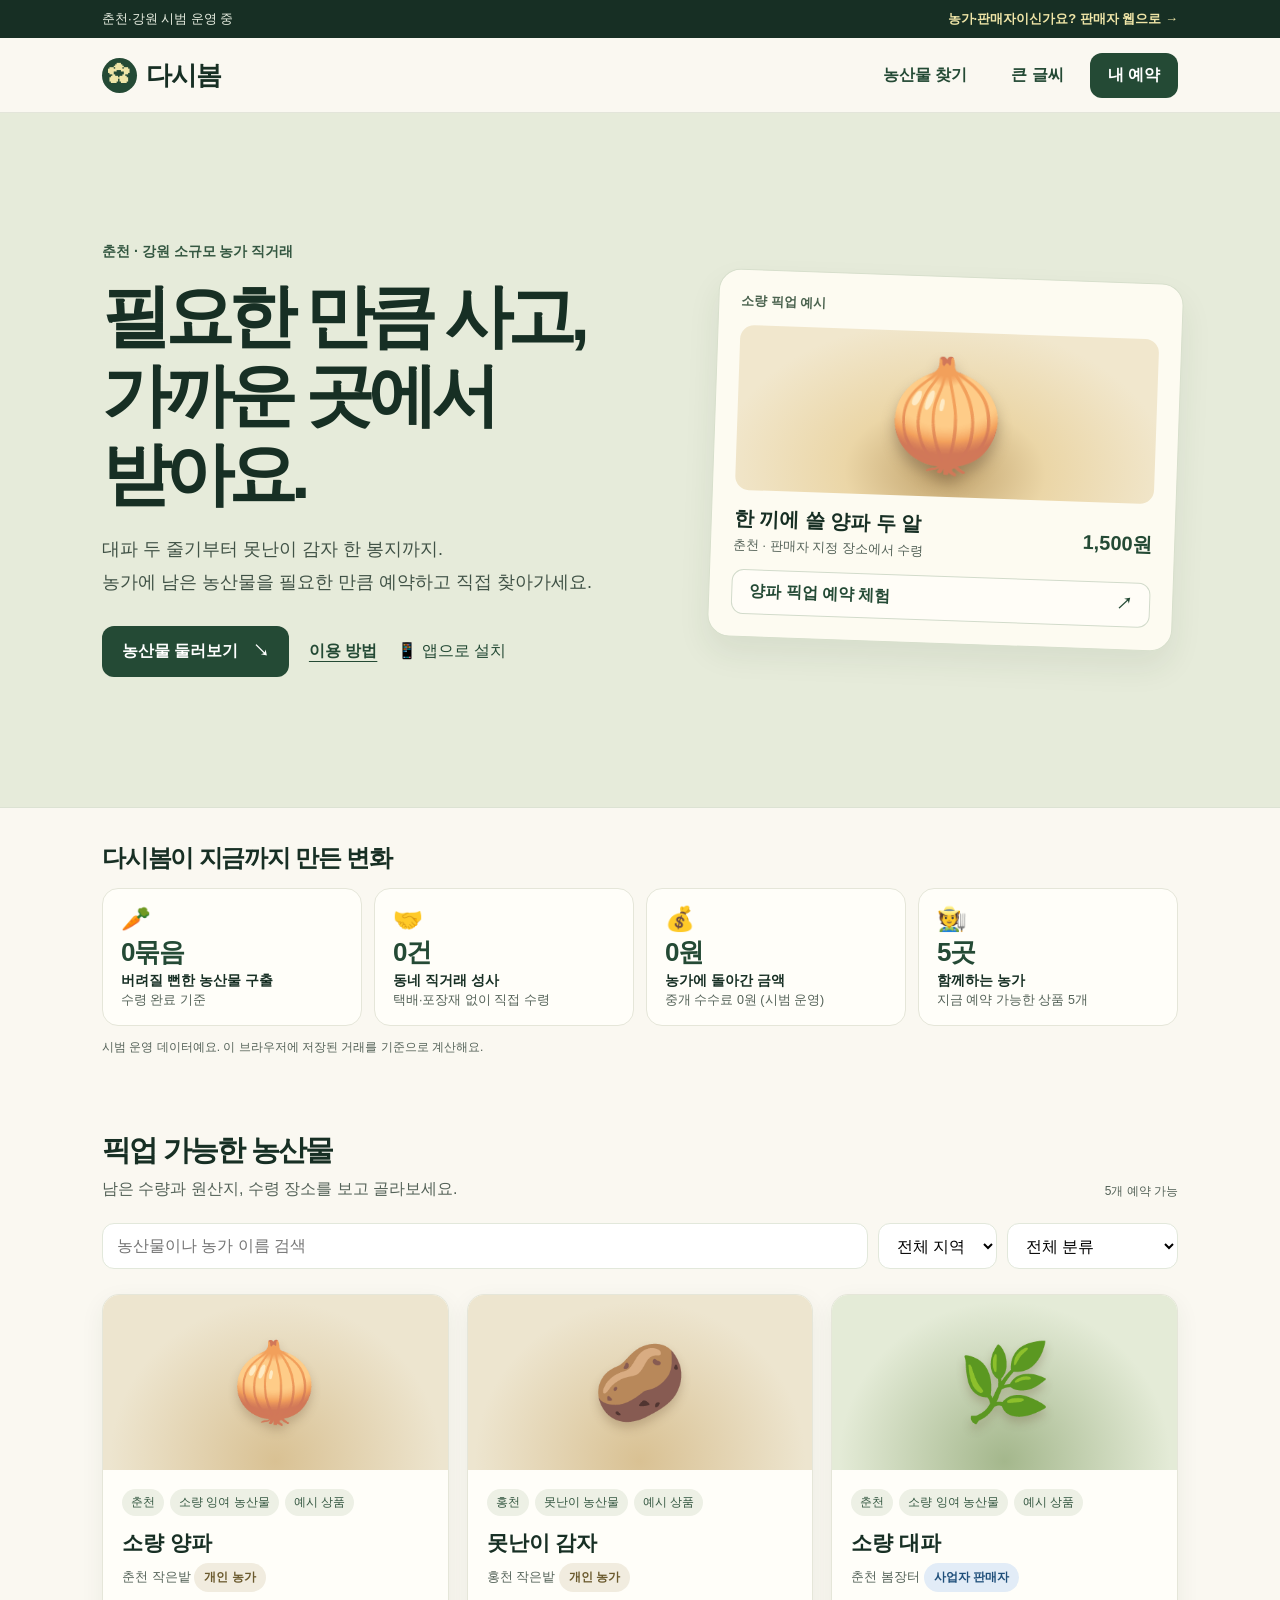
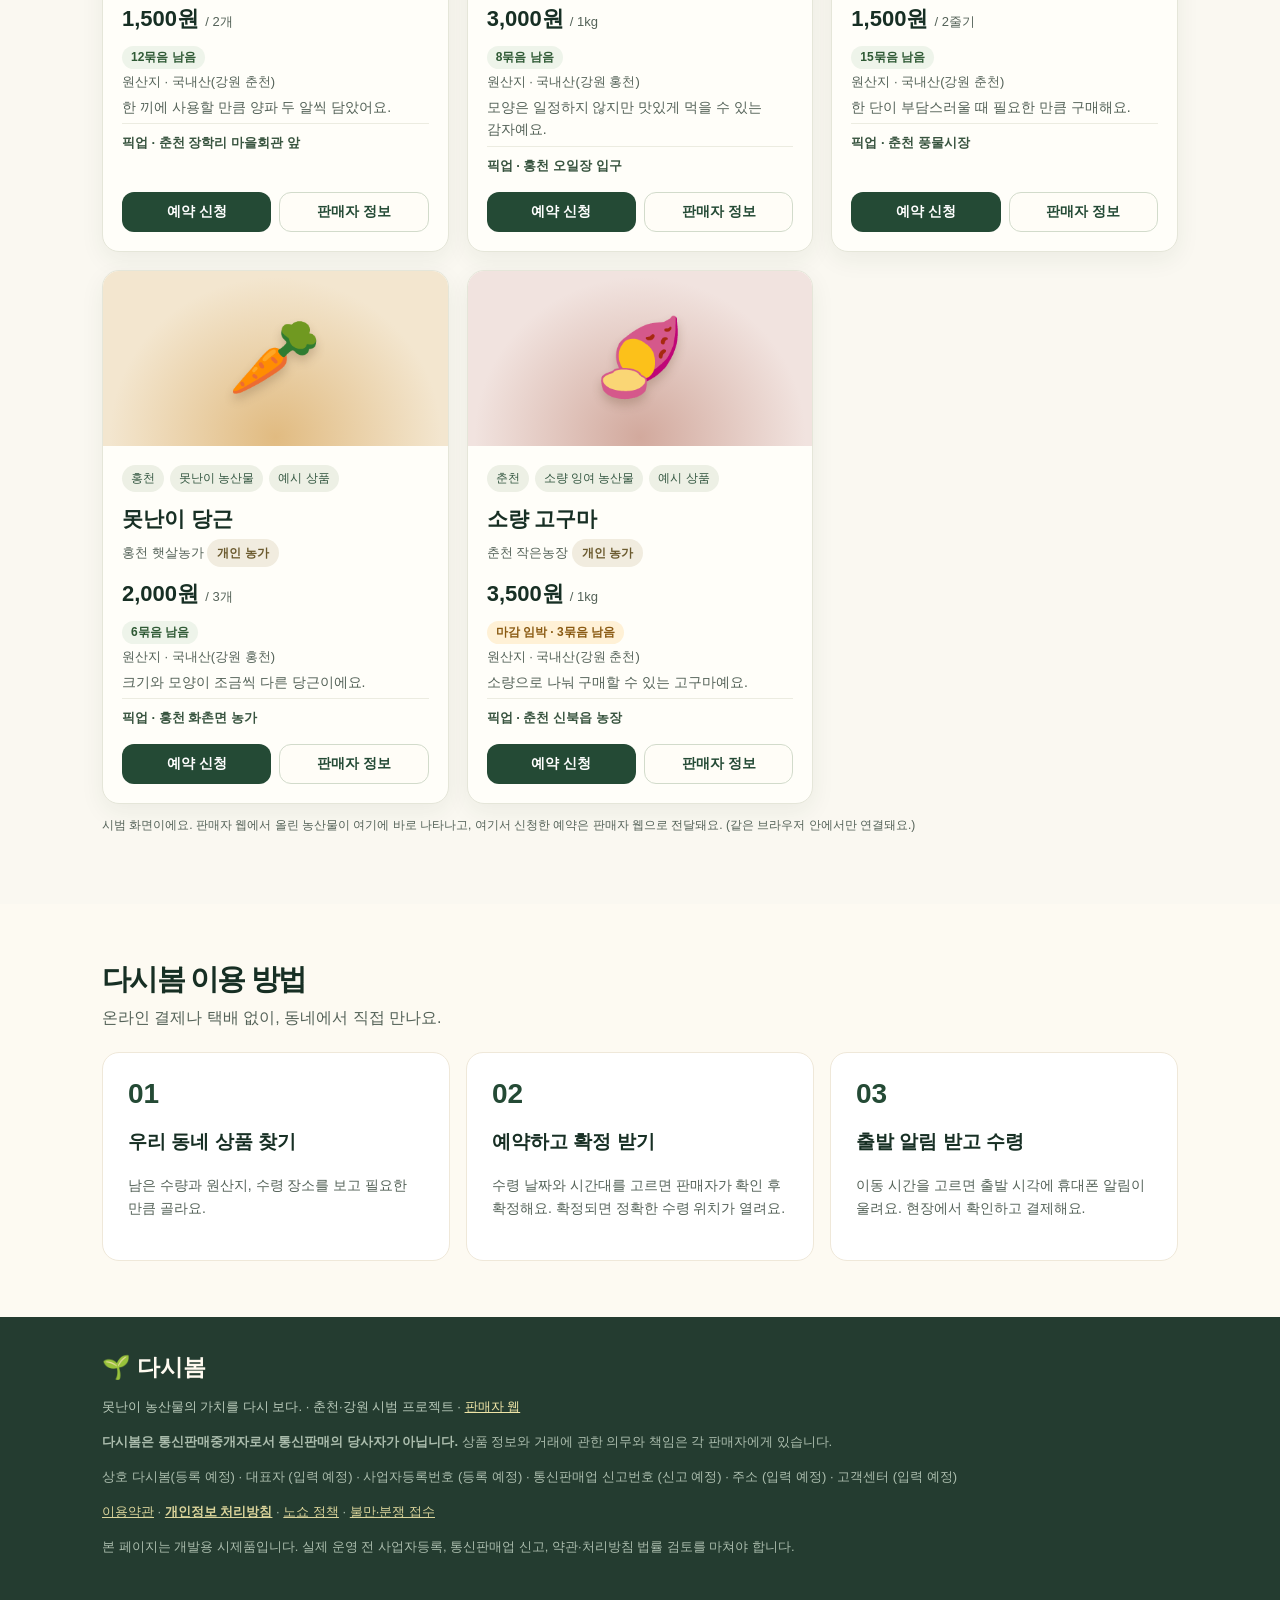
<file: index.html>
<!doctype html>
<html lang="ko">
  <head>
    <meta charset="utf-8">
    <meta name="viewport" content="width=device-width,initial-scale=1">
    <title>다시봄 | 가까운 농산물을 필요한 만큼</title>
    <link rel="stylesheet" href="assets/style.css">
    <link rel="manifest" href="manifest.webmanifest">
    <meta name="theme-color" content="#244a35">
    <link rel="icon" href="assets/icons/icon-192.png">
    <link rel="apple-touch-icon" href="assets/icons/icon-apple-180.png">
    <meta name="apple-mobile-web-app-capable" content="yes">
    <meta name="mobile-web-app-capable" content="yes">
    <meta name="apple-mobile-web-app-title" content="다시봄">
    <meta name="description" content="춘천·강원 소규모 농가의 못난이·잉여 농산물을 필요한 만큼 예약하고 가까운 곳에서 직접 받는 직거래 서비스">
  </head>
  <body>
    <div class="portal-bar">
      <div class="wrap">
        <span>춘천·강원 시범 운영 중</span>
        <a href="seller.html">농가·판매자이신가요? 판매자 웹으로 →</a>
      </div>
    </div>
    <header>
      <div class="wrap nav">
        <a class="logo" href="index.html" aria-label="다시봄 홈"><span class="brand-mark" aria-hidden="true">✿</span> 다시봄</a>
        <nav class="nav-actions" aria-label="주 메뉴">
          <a class="btn ghost" href="#market">농산물 찾기</a>
          <button class="btn ghost" type="button" id="bigTextBtn" aria-pressed="false">큰 글씨</button>
          <button class="btn" type="button" onclick="openMine()">내 예약<span class="nav-count" id="mineCount"></span></button>
        </nav>
      </div>
    </header>
    <main>
      <div class="hero">
        <div class="wrap hero-inner">
          <div>
            <div class="eyebrow">춘천 · 강원 소규모 농가 직거래</div>
            <h1>필요한 만큼 사고,<br>가까운 곳에서 받아요.</h1>
            <p>대파 두 줄기부터 못난이 감자 한 봉지까지.<br>농가에 남은 농산물을 필요한 만큼 예약하고 직접 찾아가세요.</p>
            <div class="hero-actions">
              <a class="btn hero-button" href="#market">농산물 둘러보기 <span aria-hidden="true">↘</span></a>
              <a class="hero-link" href="#how">이용 방법</a>
              <button class="hero-link install-link" type="button" id="installBtn">📱 앱으로 설치</button>
            </div>
          </div>
          <div class="hero-card">
            <div class="featured-label">소량 픽업 예시</div>
            <div class="hero-art" aria-hidden="true">🧅</div>
            <div class="featured-info">
              <div>
                <strong>한 끼에 쓸 양파 두 알</strong><small>춘천 · 판매자 지정 장소에서 수령</small>
              </div>
              <strong class="featured-price">1,500원</strong>
            </div>
            <button class="btn alt" type="button" onclick="openReserve('demo5')">양파 픽업 예약 체험 <span aria-hidden="true">↗</span></button>
          </div>
        </div>
      </div>

      <section class="impact" aria-labelledby="impactTitle">
        <div class="wrap">
          <h2 id="impactTitle">다시봄이 지금까지 만든 변화</h2>
          <div class="impact-grid" id="impactGrid"></div>
          <p class="fine" id="impactNote"></p>
        </div>
      </section>

      <section id="market">
        <div class="wrap">
          <div class="section-head">
            <div>
              <h2>픽업 가능한 농산물</h2>
              <p>남은 수량과 원산지, 수령 장소를 보고 골라보세요.</p>
            </div>
            <span class="mini" id="count"></span>
          </div>
          <div class="filters">
            <input id="search" placeholder="농산물이나 농가 이름 검색" oninput="render()" aria-label="상품 검색">
            <select id="region" onchange="render()" aria-label="지역 선택">
              <option value="all">전체 지역</option>
              <option value="홍천">홍천</option>
              <option value="춘천">춘천</option>
            </select>
            <select id="category" onchange="render()" aria-label="상품 분류">
              <option value="all">전체 분류</option>
              <option value="못난이 농산물">못난이 농산물</option>
              <option value="소량 잉여 농산물">소량 잉여 농산물</option>
              <option value="일반 농산물">일반 농산물</option>
            </select>
          </div>
          <div class="grid" id="products"></div>
          <p class="fine">시범 화면이에요. 판매자 웹에서 올린 농산물이 여기에 바로 나타나고, 여기서 신청한 예약은 판매자 웹으로 전달돼요. (같은 브라우저 안에서만 연결돼요.)</p>
        </div>
      </section>

      <section class="steps" id="how">
        <div class="wrap">
          <div class="section-head">
            <div>
              <h2>다시봄 이용 방법</h2>
              <p>온라인 결제나 택배 없이, 동네에서 직접 만나요.</p>
            </div>
          </div>
          <div class="step-grid">
            <div class="step">
              <b>01</b><h3>우리 동네 상품 찾기</h3><p>남은 수량과 원산지, 수령 장소를 보고 필요한 만큼 골라요.</p>
            </div>
            <div class="step">
              <b>02</b><h3>예약하고 확정 받기</h3><p>수령 날짜와 시간대를 고르면 판매자가 확인 후 확정해요. 확정되면 정확한 수령 위치가 열려요.</p>
            </div>
            <div class="step">
              <b>03</b><h3>출발 알림 받고 수령</h3><p>이동 시간을 고르면 출발 시각에 휴대폰 알림이 울려요. 현장에서 확인하고 결제해요.</p>
            </div>
          </div>
        </div>
      </section>
    </main>

    <footer class="footer">
      <div class="wrap">
        <strong style="font-size:23px">🌱 다시봄</strong>
        <p>못난이 농산물의 가치를 다시 보다. · 춘천·강원 시범 프로젝트 · <a href="seller.html" style="color:#efe5a7">판매자 웹</a></p>
        <p class="legal-line"><b>다시봄은 통신판매중개자로서 통신판매의 당사자가 아닙니다.</b> 상품 정보와 거래에 관한 의무와 책임은 각 판매자에게 있습니다.</p>
        <p class="legal-line">상호 다시봄(등록 예정) · 대표자 (입력 예정) · 사업자등록번호 (등록 예정) · 통신판매업 신고번호 (신고 예정) · 주소 (입력 예정) · 고객센터 (입력 예정)</p>
        <p class="legal-line"><a href="terms.html#terms" style="color:#efe5a7">이용약관</a> · <a href="terms.html#privacy" style="color:#efe5a7"><b>개인정보 처리방침</b></a> · <a href="terms.html#noshow" style="color:#efe5a7">노쇼 정책</a> · <a href="terms.html#help" style="color:#efe5a7">불만·분쟁 접수</a></p>
        <p class="legal-line">본 페이지는 개발용 시제품입니다. 실제 운영 전 사업자등록, 통신판매업 신고, 약관·처리방침 법률 검토를 마쳐야 합니다.</p>
      </div>
    </footer>

    <dialog id="reserveDialog">
      <div class="modal-head">
        <h2>예약 신청</h2>
        <button class="close" type="button" aria-label="닫기" onclick="UI.close('reserveDialog')">×</button>
      </div>
      <div class="modal-body">
        <div id="reserveProduct" class="notice" style="white-space:pre-line"></div>
        <div id="reserveSeller" class="seller-box"></div>
        <form onsubmit="reserve(event)" novalidate>
          <input type="hidden" name="productId" id="reserveId">
          <div class="field">
            <label for="reserveQuantity">예약 묶음 수 <span class="mini" id="reserveStock"></span></label>
            <input id="reserveQuantity" name="quantity" type="number" min="1" value="1" required>
          </div>
          <div class="field">
            <label for="reserveDate">수령 날짜</label>
            <input id="reserveDate" name="date" type="date" required>
          </div>
          <div class="field">
            <label>수령 시간대</label>
            <div class="slot-group" id="reserveSlots"></div>
          </div>
          <div class="field">
            <label for="reserveCustomer">신청자 이름 또는 별명</label>
            <input id="reserveCustomer" name="customer" required maxlength="40" autocomplete="name">
          </div>
          <div class="field">
            <label for="reservePhone">연락처</label>
            <input id="reservePhone" name="phone" type="tel" required maxlength="20" placeholder="010-1234-5678" autocomplete="tel">
          </div>
          <div class="field">
            <label for="reserveMessage">판매자에게 남길 말 (선택)</label>
            <textarea id="reserveMessage" name="message" maxlength="300" placeholder="예: 오후 2시쯤 도착할 것 같아요."></textarea>
          </div>
          <output id="reserveTotal" class="notice reserve-total" for="reserveQuantity"></output>
          <div class="policy" id="reservePolicy"></div>
          <label class="check-row"><input type="checkbox" name="privacy" required> <span><b>(필수) 개인정보 수집·이용 동의</b><br>이름·연락처를 예약 확인과 연락에만 쓰고, 수령 후 <span id="retention"></span>개월이 지나면 지워요. 판매자에게는 예약 처리에 필요한 범위에서만 전달돼요. <a href="terms.html#privacy" target="_blank" rel="noopener">자세히</a></span></label>
          <p id="reserveError" class="policy" style="display:none;background:#fdf1ee;border-color:#ecc9bf;color:#8f3a26"></p>
          <button class="btn" style="width:100%" type="submit">예약 신청하기</button>
          <p class="fine">다시봄은 예약을 전달하는 중개자예요. 결제는 수령할 때 판매자에게 직접 해요.</p>
        </form>
      </div>
    </dialog>

    <dialog id="contactDialog">
      <div class="modal-head">
        <h2>판매자 직접 문의</h2>
        <button class="close" type="button" aria-label="닫기" onclick="UI.close('contactDialog')">×</button>
      </div>
      <div class="modal-body" id="contactBody"></div>
    </dialog>

    <dialog id="mineDialog">
      <div class="modal-head">
        <h2>내 예약</h2>
        <button class="close" type="button" aria-label="닫기" onclick="UI.close('mineDialog')">×</button>
      </div>
      <div class="modal-body">
        <div class="card-list" id="mineList"></div>
      </div>
    </dialog>

    <div class="toast" id="toast" role="status"></div>

    <script src="assets/store.js"></script>
    <script>
      const Store = window.DasibomStore;
      const UI = window.DasibomUI;
      const esc = UI.esc, money = UI.money;
      const highlight = new Set();
      const seenStatus = {}; // 이미 확인한 예약 상태 (알림 숫자용)
      const travel = {};     // 예약별로 고른 이동 시간(분)
      const TRAVEL_CHOICES = [10, 20, 30, 45, 60, 90];

      function stockPill(p) {
        const n = Number(p.stock);
        if (n <= 0) return '<span class="stock out">품절</span>';
        if (n <= 3) return `<span class="stock low">마감 임박 · ${n}묶음 남음</span>`;
        return `<span class="stock">${n}묶음 남음</span>`;
      }

      function render() {
        const r = document.getElementById('region').value;
        const c = document.getElementById('category').value;
        const q = document.getElementById('search').value.trim().toLowerCase();
        const list = Store.visibleProducts().filter(p =>
          (r === 'all' || p.region === r) &&
          (c === 'all' || p.category === c) &&
          [p.name, p.seller, p.description].some(x => String(x).toLowerCase().includes(q))
        ).sort((a, b) => (Store.isSoldOut(a) - Store.isSoldOut(b)));
        document.getElementById('count').textContent = list.filter(p => !Store.isSoldOut(p)).length + '개 예약 가능';
        document.getElementById('products').innerHTML = list.length ? list.map(p => {
          const out = Store.isSoldOut(p);
          const s = Store.seller(p.seller);
          return `
          <article class="product${highlight.has(p.id) ? ' is-new' : ''}${out ? ' is-soldout' : ''}">
            ${p.photo ? `<div class="cover photo" role="img" aria-label="${esc(p.name)} 사진" style="background-image:url('${esc(p.photo)}')"></div>` : `<div class="cover" data-product="${esc(p.name)}" aria-hidden="true">${p.emoji || '🥬'}</div>`}
            <div class="detail">
              <div class="tags">
                <span class="tag">${esc(p.region)}</span>
                <span class="tag">${esc(p.category)}</span>
                ${p.isDemo ? '<span class="tag">예시 상품</span>' : '<span class="tag" style="background:#f6e6da;color:#8a4a2a">새로 올라옴</span>'}
              </div>
              <h3>${esc(p.name)}</h3>
              <div class="meta">${esc(p.seller)} ${UI.sellerBadge(s)}</div>
              <div class="price">${money(p.price)} <small style="font-size:13px;font-weight:500;color:var(--muted)">/ ${esc(p.unit)}</small></div>
              <div>${stockPill(p)}${p.endDate ? ` <span class="mini">${esc(UI.date(p.endDate))}까지</span>` : ''}</div>
              <div class="origin">원산지 · ${esc(p.origin || '판매자 확인 중')}</div>
              <p class="desc">${esc(p.description)}</p>
              <div class="pickup">픽업 · ${esc(p.place)}</div>
              <div class="actions">
                ${out ? '<button class="btn" type="button" disabled style="opacity:.55;cursor:not-allowed">품절</button>'
                      : `<button class="btn" type="button" onclick="openReserve('${esc(p.id)}')">예약 신청</button>`}
                <button class="btn alt" type="button" onclick="openContact('${esc(p.id)}')">판매자 정보</button>
              </div>
            </div>
          </article>`;
        }).join('') : '<div class="empty">조건에 맞는 농산물이 아직 없어요.</div>';
        renderMineCount();
        renderImpact();
      }

      function renderImpact() {
        const m = Store.impact();
        const items = [
          ['🥕', `${m.rescuedBundles}묶음`, '버려질 뻔한 농산물 구출', m.uglyBundles ? `그중 못난이 ${m.uglyBundles}묶음` : '수령 완료 기준'],
          ['🤝', `${m.deals}건`, '동네 직거래 성사', '택배·포장재 없이 직접 수령'],
          ['💰', money(m.amount), '농가에 돌아간 금액', '중개 수수료 0원 (시범 운영)'],
          ['🧑‍🌾', `${m.farms}곳`, '함께하는 농가', `지금 예약 가능한 상품 ${m.onSale}개`]
        ];
        document.getElementById('impactGrid').innerHTML = items.map(([ic, n, label, sub]) => `
          <div class="impact-item"><span class="ic" aria-hidden="true">${ic}</span><strong>${esc(n)}</strong><b>${esc(label)}</b><small>${esc(sub)}</small></div>`).join('');
        document.getElementById('impactNote').textContent = '시범 운영 데이터예요. 이 브라우저에 저장된 거래를 기준으로 계산해요.';
      }

      function sellerBox(p) {
        const s = Store.seller(p.seller);
        const lines = [`<b>판매자</b> ${esc(p.seller)} ${UI.sellerBadge(s)}`];
        if (s && s.type === 'business') {
          lines.push(`상호 ${esc(s.bizName)} · 사업자등록번호 ${esc(s.bizNumber)}${s.mailOrderNumber ? ` · 통신판매업 ${esc(s.mailOrderNumber)}` : ''}`);
        } else {
          lines.push('사업자등록 없이 참여한 개인 농가예요. 다시봄이 연락처를 확인했어요.');
        }
        lines.push('<span class="mini">다시봄은 통신판매중개자이며, 거래의 당사자는 판매자예요.</span>');
        return lines.join('<br>');
      }

      function openReserve(id) {
        const p = Store.product(id);
        if (!p || p.status === 'off') return UI.notify('지금은 예약할 수 없는 상품이에요.');
        if (Store.isSoldOut(p)) return UI.notify('아쉽지만 품절된 상품이에요.');
        document.getElementById('reserveError').style.display = 'none';
        document.getElementById('reserveId').value = id;
        document.getElementById('reserveProduct').textContent = `${p.name} · ${money(p.price)} / ${p.unit}\n원산지 · ${p.origin || '판매자 확인 중'}\n수령 장소 · ${p.place} (정확한 위치는 확정 후 안내)`;
        document.getElementById('reserveSeller').innerHTML = sellerBox(p);
        const max = Math.min(Number(p.stock), Store.POLICY.maxQuantityPerReservation);
        document.getElementById('reserveStock').textContent = `(최대 ${max}묶음 · 남은 수량 ${p.stock})`;
        const quantity = document.getElementById('reserveQuantity');
        quantity.value = 1;
        quantity.max = max;
        const updateTotal = () => {
          const n = Number(quantity.value);
          document.getElementById('reserveTotal').textContent = n >= 1 && n <= max
            ? `${n}묶음 · 예상 현장 결제 ${money(p.price * n)}` : `1~${max}묶음 사이로 입력해 주세요.`;
        };
        quantity.oninput = updateTotal;
        updateTotal();
        const date = document.getElementById('reserveDate');
        date.min = UI.today();
        date.max = p.endDate || '';
        // 기본값: 오늘 (저녁 6시가 지났으면 내일). 판매 종료일을 넘으면 비워 둠
        const d0 = new Date();
        if (d0.getHours() >= 18) d0.setDate(d0.getDate() + 1);
        const def = new Date(d0.getTime() - d0.getTimezoneOffset() * 60000).toISOString().slice(0, 10);
        date.value = !p.endDate || def <= p.endDate ? def : '';
        // 이 휴대폰에서 지난번에 쓴 이름·연락처를 채워 둠 (이 기기 안에만 저장)
        const saved = rememberedMe();
        if (saved) {
          document.getElementById('reserveCustomer').value = saved.name || '';
          document.getElementById('reservePhone').value = saved.phone || '';
        }
        const slots = p.slots && p.slots.length ? p.slots : Store.SLOTS;
        document.getElementById('reserveSlots').innerHTML = slots.map((s, i) =>
          `<label><input type="radio" name="slot" value="${esc(s)}"${i === 0 ? ' checked' : ''}> ${esc(UI.slotLabel(s))}</label>`).join('');
        document.getElementById('reservePolicy').innerHTML =
          `<b>노쇼 정책</b> 확정된 예약에 연락 없이 오지 않으면 노쇼로 기록돼요. 노쇼가 ${Store.POLICY.noShowLimit}회가 되면 다시봄 예약이 제한돼요. 못 가게 되면 ‘내 예약’에서 미리 취소해 주세요.`;
        document.getElementById('retention').textContent = Store.POLICY.retentionMonths;
        UI.show('reserveDialog');
      }

      function reserve(e) {
        e.preventDefault();
        const f = e.target;
        const data = Object.fromEntries(new FormData(f));
        data.privacy = f.privacy.checked;
        const err = document.getElementById('reserveError');
        if (!String(data.customer || '').trim()) {
          err.textContent = '신청자 이름을 적어 주세요.';
          err.style.display = 'block';
          return;
        }
        const res = Store.addReservation(data);
        if (res.error) {
          err.textContent = res.error;
          err.style.display = 'block';
          return;
        }
        const r = res.reservation;
        seenStatus[r.id] = r.status;
        try { localStorage.setItem('dasibom-v3-me', JSON.stringify({ name: r.customer, phone: r.phone })); } catch {}
        UI.close('reserveDialog');
        f.reset();
        render();
        UI.notify(`예약을 신청했어요. ${r.seller}에서 확인하면 ‘내 예약’에 알려 드릴게요.`);
      }

      function rememberedMe() {
        try { return JSON.parse(localStorage.getItem('dasibom-v3-me') || 'null'); } catch { return null; }
      }

      function openContact(id) {
        const p = Store.product(id);
        if (!p) return;
        const phone = p.phone || '';
        const digits = phone.replace(/[^\d+]/g, '');
        document.getElementById('contactBody').innerHTML = `
          <div class="notice">${esc(p.name)} · ${esc(p.seller)}<br>원산지 ${esc(p.origin || '판매자 확인 중')} · 수령 장소 ${esc(p.place)}</div>
          <div class="seller-box">${sellerBox(p)}</div>
          ${phone ? `
            <p>판매자가 공개에 동의한 연락처로 직접 문의할 수 있어요.</p>
            <p style="font-size:21px;font-weight:800">${esc(phone)}</p>
            <div class="switch">
              <a class="btn" href="tel:${esc(digits)}">전화 걸기</a>
              <a class="btn alt" href="sms:${esc(digits)}">문자 보내기</a>
            </div>` : `
            <p>공개된 연락처가 없어요. 예약 신청할 때 ‘판매자에게 남길 말’로 문의해 주세요.</p>
            <p class="fine">정식 서비스에서는 전화번호를 드러내지 않는 안심번호나 앱 안 메시지로 문의할 수 있게 할 예정이에요.</p>`}`;
        UI.show('contactDialog');
      }

      function unseenCount() {
        return Store.myReservations().filter(r => seenStatus[r.id] !== r.status).length;
      }

      function renderMineCount() {
        const n = unseenCount();
        document.getElementById('mineCount').textContent = n ? n : '';
      }

      function openMine() {
        renderMine();
        Store.myReservations().forEach(r => (seenStatus[r.id] = r.status));
        renderMineCount();
        UI.show('mineDialog');
      }

      function tipsBlock(name, open) {
        const tips = Store.storageTips(name);
        return `<details class="tips"${open ? ' open' : ''}><summary>🧺 ${esc(name)} 오래 보관하는 법</summary><ul>${tips.map(t => `<li>${esc(t)}</li>`).join('')}</ul></details>`;
      }

      function pickupBlock(r) {
        const p = Store.product(r.productId);
        const detail = p && p.placeDetail ? p.placeDetail : '판매자가 확정 메시지로 알려 드려요.';
        const links = UI.mapLinks(r.place);
        const min = travel[r.id] || 20;
        const depart = UI.departTime(r.slot, min);
        return `
          <div class="pickup-box">
            <div><b>정확한 수령 위치</b><br>${esc(detail)}</div>
            <div class="row">
              <a class="btn alt small" href="${esc(links.naver)}" target="_blank" rel="noopener">네이버 지도</a>
              <a class="btn alt small" href="${esc(links.kakao)}" target="_blank" rel="noopener">카카오맵</a>
            </div>
            <div class="row">
              <label for="tr-${esc(r.id)}" class="mini">가는 데 걸리는 시간</label>
              <select id="tr-${esc(r.id)}" onchange="setTravel('${esc(r.id)}', this.value)">
                ${TRAVEL_CHOICES.map(m => `<option value="${m}"${m === min ? ' selected' : ''}>${m}분</option>`).join('')}
              </select>
            </div>
            <div class="depart">${esc(UI.date(r.date))} ${esc(slotStart(depart))}에 출발하세요 <span class="mini">(이동 ${min}분 + 여유 10분)</span></div>
            <div class="row">
              <button class="btn small" type="button" onclick="addCalendar('${esc(r.id)}')">📅 휴대폰 캘린더에 출발 알림 추가</button>
            </div>
          </div>`;
      }

      function slotStart(hhmm) {
        return UI.slotLabel(hhmm + '-' + hhmm).split(' ~ ')[0];
      }

      function setTravel(id, value) {
        travel[id] = Number(value);
        renderMine();
      }

      function addCalendar(id) {
        const r = Store.reservation(id);
        if (!r) return;
        const p = Store.product(r.productId);
        const min = travel[id] || 20;
        const ics = UI.calendarFile({
          title: `다시봄 픽업 · ${r.product} ${r.quantity}묶음`,
          date: r.date,
          slot: r.slot,
          travelMinutes: min,
          place: (p && p.placeDetail) ? `${r.place} (${p.placeDetail})` : r.place,
          note: `판매자 ${r.seller} · 현장 결제 ${money(r.total)}`
        });
        UI.downloadText(ics, `다시봄-픽업-${r.date}.ics`, 'text/calendar;charset=utf-8');
        UI.notify(`캘린더 파일을 받았어요. 열어서 추가하면 ${UI.departTime(r.slot, min)}에 출발 알림이 울려요.`);
      }

      function renderMine() {
        const list = Store.myReservations();
        document.getElementById('mineList').innerHTML = list.length ? list.map(r => {
          let extra = '';
          if (r.status === 'requested') {
            extra = `<p class="fine">판매자 확인을 기다리고 있어요. ${esc(UI.until(Store.expiresAt(r)))} 안에 확인이 없으면 자동으로 만료되고 수량이 돌아가요.</p>
              <div class="r-actions"><button class="btn danger small" type="button" onclick="cancelMine('${esc(r.id)}')">예약 취소</button></div>`;
          } else if (r.status === 'accepted') {
            extra = pickupBlock(r) + `<div style="margin-top:10px">${tipsBlock(r.product, false)}</div>
              <div class="r-actions"><button class="btn danger small" type="button" onclick="cancelMine('${esc(r.id)}')">못 가게 됐어요 (취소)</button></div>`;
          } else if (r.status === 'done') {
            extra = `<div style="margin-top:10px">${tipsBlock(r.product, true)}</div>`;
          } else if (r.status === 'noshow') {
            extra = '<p class="fine">연락 없이 수령하지 않아 노쇼로 기록됐어요. 잘못된 기록이면 고객센터로 알려 주세요.</p>';
          }
          return `
          <article class="r-card">
            ${UI.thumb(Store.product(r.productId) || { emoji: r.emoji })}
            <div>
              <h3>${esc(r.product)} · ${esc(r.quantity)}묶음</h3>
              <div class="meta">
                ${esc(r.seller)} · ${money(r.total)} 현장 결제<br>
                수령 <b>${esc(UI.date(r.date))} ${esc(UI.slotLabel(r.slot))}</b> · ${esc(r.place)}
              </div>
              ${r.sellerNote ? `<p class="r-msg seller"><b>판매자</b> ${esc(r.sellerNote)}</p>` : ''}
              ${extra}
            </div>
            <div class="r-side">${UI.badge(r.status)}<span class="mini">${esc(UI.ago(r.updatedAt))}</span></div>
          </article>`;
        }).join('') : '<div class="empty">아직 신청한 예약이 없어요.<br>마음에 드는 농산물을 골라 예약해 보세요.</div>';
      }

      function cancelMine(id) {
        if (!window.confirm('이 예약을 취소할까요?')) return;
        Store.setReservationStatus(id, 'cancelled');
        seenStatus[id] = 'cancelled';
        renderMine();
        render();
        UI.notify('예약을 취소했어요. 미리 알려 주셔서 고마워요.');
      }

      // 판매자 웹에서 바뀐 내용 반영
      Store.subscribe(prev => {
        const before = prev || { products: [], reservations: [] };
        const oldIds = new Set(before.products.map(p => p.id));
        const added = Store.visibleProducts().filter(p => !oldIds.has(p.id));
        if (added.length) {
          added.forEach(p => highlight.add(p.id));
          UI.notify(`새 농산물이 올라왔어요: ${added.slice(0, 3).map(p => p.name).join(', ')}${added.length > 3 ? ` 외 ${added.length - 3}개` : ''}`);
        }
        const oldStatus = Object.fromEntries(before.reservations.map(r => [r.id, r.status]));
        Store.myReservations().forEach(r => {
          if (oldStatus[r.id] && oldStatus[r.id] !== r.status && r.status !== 'cancelled') {
            const label = Store.STATUS[r.status] ? Store.STATUS[r.status].label : r.status;
            UI.notify(`${r.product} 예약: ${label}${r.status === 'accepted' ? ' · 내 예약에서 수령 위치와 출발 알림을 확인하세요' : ''}`);
          }
        });
        render();
        if (document.getElementById('mineDialog').open) {
          renderMine();
          Store.myReservations().forEach(r => (seenStatus[r.id] = r.status));
          renderMineCount();
        }
      });

      UI.initBigText('bigTextBtn');
      UI.initInstall('installBtn');
      Store.myReservations().forEach(r => (seenStatus[r.id] = r.status));
      render();
    </script>
  </body>
</html>
</file>
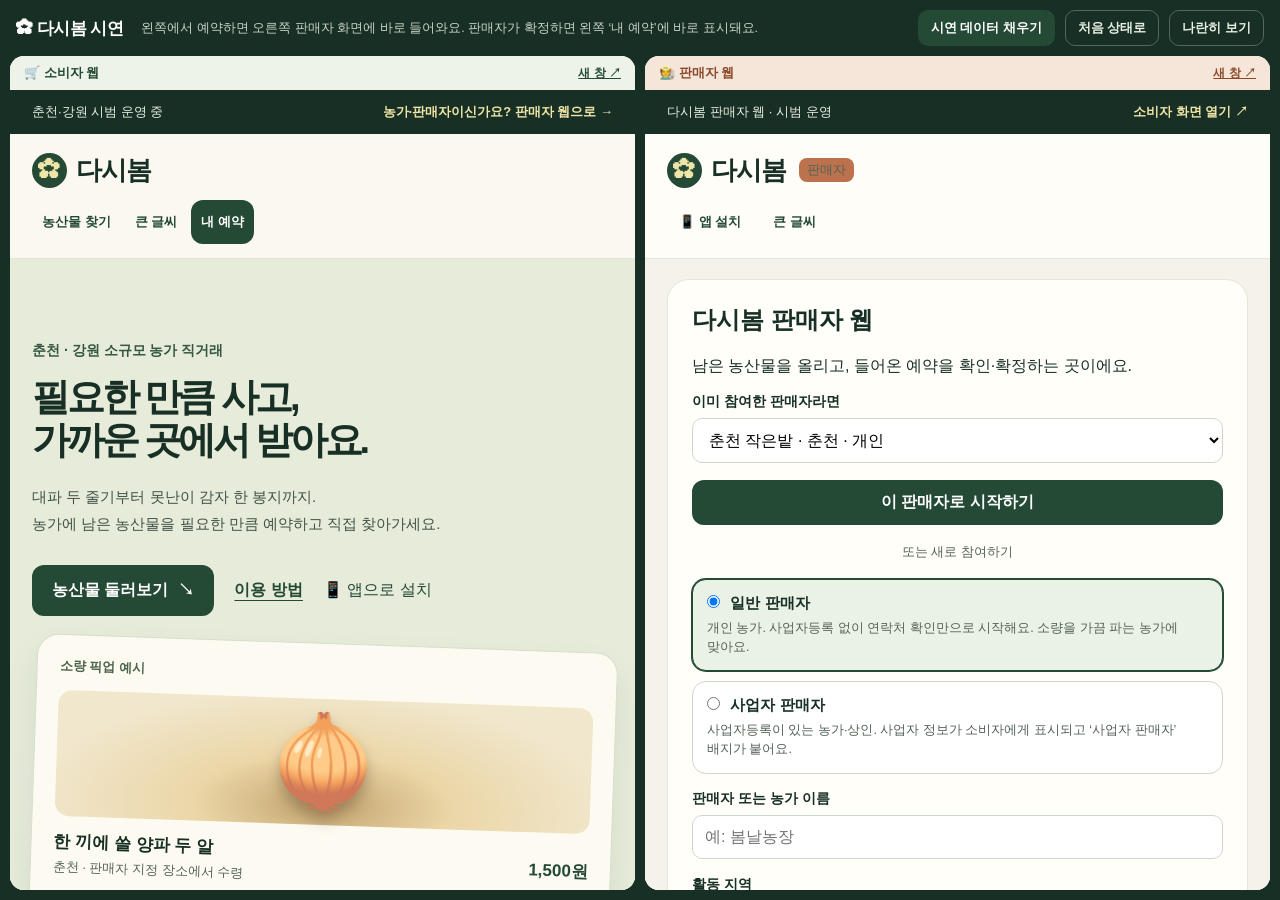
<file: demo.html>
<!doctype html>
<html lang="ko">
  <head>
    <meta charset="utf-8">
    <meta name="viewport" content="width=device-width,initial-scale=1">
    <title>다시봄 | 시연 화면 (소비자 · 판매자 나란히)</title>
    <link rel="stylesheet" href="assets/style.css">
    <link rel="manifest" href="manifest.webmanifest">
    <meta name="theme-color" content="#244a35">
    <style>
      html, body { height:100%; margin:0 }
      body { display:flex; flex-direction:column; background:#172f24 }
      .demo-bar { display:flex; align-items:center; gap:10px; flex-wrap:wrap; padding:10px 16px; color:#e9efe2 }
      .demo-bar h1 { font-size:17px; margin:0 8px 0 0; letter-spacing:-.03em; color:#fff }
      .demo-bar .grow { flex:1 }
      .demo-bar .btn { padding:8px 12px; font-size:13px; border-radius:10px }
      .demo-bar .btn.ghost { color:#e9efe2; border:1px solid #4f6b5a; background:transparent }
      .demo-bar .hint { font-size:12.5px; opacity:.85 }
      .panes { flex:1; display:grid; grid-template-columns:1fr 1fr; gap:10px; padding:0 10px 10px; min-height:0 }
      .pane { display:flex; flex-direction:column; min-height:0; background:#fff; border-radius:14px; overflow:hidden; padding:0 }
      .pane-head { display:flex; justify-content:space-between; align-items:center; padding:8px 14px; font-size:13px; font-weight:800; background:#eef3ea; color:#244a35 }
      .pane-head.seller { background:#f6e6da; color:#8a4a2a }
      .pane-head a { font-weight:700; color:inherit; font-size:12px }
      iframe { flex:1; width:100%; border:0; min-height:0; background:#fdfaf2 }
      body.only-consumer .pane.s, body.only-seller .pane.c { display:none }
      body.only-consumer .panes, body.only-seller .panes { grid-template-columns:1fr }
      @media (max-width:900px) {
        .panes { grid-template-columns:1fr; grid-auto-rows:minmax(560px, 1fr) }
        body { height:auto }
      }
    </style>
  </head>
  <body>
    <div class="demo-bar">
      <h1>✿ 다시봄 시연</h1>
      <span class="hint">왼쪽에서 예약하면 오른쪽 판매자 화면에 바로 들어와요. 판매자가 확정하면 왼쪽 ‘내 예약’에 바로 표시돼요.</span>
      <span class="grow"></span>
      <button class="btn" type="button" onclick="seed()">시연 데이터 채우기</button>
      <button class="btn ghost" type="button" onclick="resetAll()">처음 상태로</button>
      <button class="btn ghost" type="button" id="viewBtn" onclick="cycleView()">나란히 보기</button>
    </div>
    <div class="panes">
      <section class="pane c">
        <div class="pane-head"><span>🛒 소비자 웹</span><a href="index.html" target="_blank" rel="noopener">새 창 ↗</a></div>
        <iframe id="fc" src="index.html" title="다시봄 소비자 웹"></iframe>
      </section>
      <section class="pane s">
        <div class="pane-head seller"><span>🧑‍🌾 판매자 웹</span><a href="seller.html" target="_blank" rel="noopener">새 창 ↗</a></div>
        <iframe id="fs" src="seller.html" title="다시봄 판매자 웹"></iframe>
      </section>
    </div>
    <script src="assets/store.js"></script>
    <script>
      const views = ['', 'only-consumer', 'only-seller'];
      const labels = ['나란히 보기', '소비자만 보기', '판매자만 보기'];
      let v = 0;
      function cycleView() {
        v = (v + 1) % views.length;
        document.body.className = views[v];
        document.getElementById('viewBtn').textContent = labels[v];
      }
      function reload() {
        document.getElementById('fc').contentWindow.location.reload();
        document.getElementById('fs').contentWindow.location.reload();
      }
      function seed() {
        if (!confirm('지금 데이터를 지우고, 수령 완료·확정·확인 대기·노쇼 예약이 들어 있는 시연 데이터로 채울까요?')) return;
        DasibomStore.seedScenario();
        reload();
      }
      function resetAll() {
        if (!confirm('모든 데이터를 지우고 처음 예시 상태로 되돌릴까요?')) return;
        DasibomStore.resetDemo();
        reload();
      }
      if ('serviceWorker' in navigator) navigator.serviceWorker.register('sw.js').catch(() => {});
    </script>
  </body>
</html>
</file>
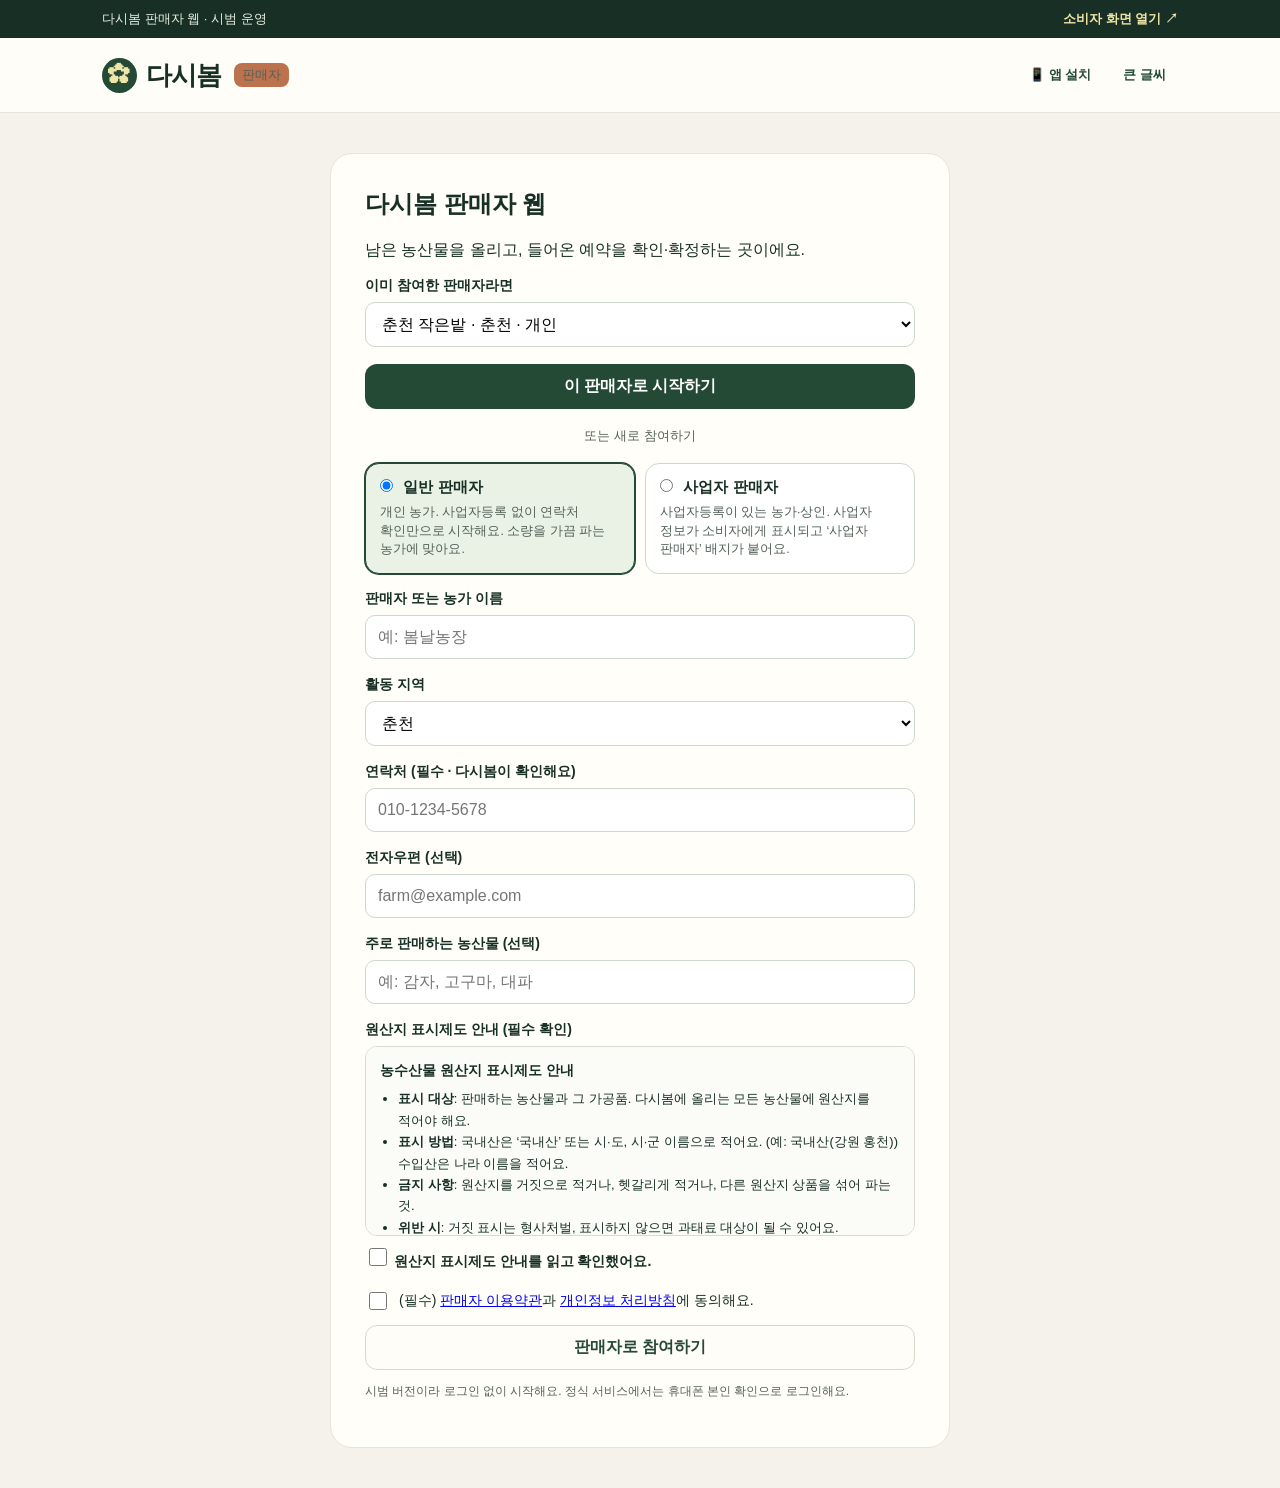
<file: seller.html>
<!doctype html>
<html lang="ko">
  <head>
    <meta charset="utf-8">
    <meta name="viewport" content="width=device-width,initial-scale=1">
    <title>다시봄 판매자 | 우리 농가 관리</title>
    <link rel="stylesheet" href="assets/style.css">
    <link rel="manifest" href="seller.webmanifest">
    <meta name="theme-color" content="#244a35">
    <link rel="icon" href="assets/icons/seller-192.png">
    <link rel="apple-touch-icon" href="assets/icons/seller-apple-180.png">
    <meta name="apple-mobile-web-app-capable" content="yes">
    <meta name="mobile-web-app-capable" content="yes">
    <meta name="apple-mobile-web-app-title" content="다시봄 판매자">
    <meta name="description" content="춘천·강원 소규모 농가의 못난이·잉여 농산물을 필요한 만큼 예약하고 가까운 곳에서 직접 받는 직거래 서비스">
  </head>
  <body class="seller-app">
    <div class="portal-bar">
      <div class="wrap">
        <span>다시봄 판매자 웹 · 시범 운영</span>
        <a href="index.html" target="_blank" rel="noopener">소비자 화면 열기 ↗</a>
      </div>
    </div>
    <header>
      <div class="wrap nav">
        <a class="logo" href="seller.html" aria-label="다시봄 판매자 홈"><span class="brand-mark" aria-hidden="true">✿</span> 다시봄 <span class="seller-tag">판매자</span></a>
        <div class="seller-who">
          <button class="btn ghost small" type="button" id="installBtn">📱 앱 설치</button>
          <button class="btn ghost small" type="button" id="bigTextBtn" aria-pressed="false">큰 글씨</button>
          <span id="sellerWho" class="seller-who" hidden>
            <label class="mini" for="sellerSelect">판매자</label>
            <select id="sellerSelect" onchange="switchSeller(this.value)"></select>
            <button class="btn alt small" type="button" onclick="openBulk()">여러 개 한 번에</button>
            <button class="btn small" type="button" onclick="openAdd()">+ 농산물 올리기</button>
          </span>
        </div>
      </div>
    </header>

    <main class="wrap">
      <!-- 판매자를 아직 고르지 않았을 때 -->
      <section class="welcome" id="welcome" hidden>
        <h1>다시봄 판매자 웹</h1>
        <p class="lead">남은 농산물을 올리고, 들어온 예약을 확인·확정하는 곳이에요.</p>
        <div class="field">
          <label for="pickSeller">이미 참여한 판매자라면</label>
          <select id="pickSeller"></select>
        </div>
        <button class="btn" type="button" style="width:100%" onclick="switchSeller(document.getElementById('pickSeller').value)">이 판매자로 시작하기</button>
        <div class="or">또는 새로 참여하기</div>
        <form id="joinForm" onsubmit="registerSeller(event)" novalidate>
          <div class="type-pick">
            <label><input type="radio" name="type" value="personal" checked onchange="toggleBiz()"> <b>일반 판매자</b>
              <small>개인 농가. 사업자등록 없이 연락처 확인만으로 시작해요. 소량을 가끔 파는 농가에 맞아요.</small></label>
            <label><input type="radio" name="type" value="business" onchange="toggleBiz()"> <b>사업자 판매자</b>
              <small>사업자등록이 있는 농가·상인. 사업자 정보가 소비자에게 표시되고 ‘사업자 판매자’ 배지가 붙어요.</small></label>
          </div>
          <div class="field">
            <label for="newSellerName">판매자 또는 농가 이름</label>
            <input id="newSellerName" name="name" required maxlength="40" placeholder="예: 봄날농장">
          </div>
          <div class="field">
            <label for="newSellerRegion">활동 지역</label>
            <select id="newSellerRegion" name="region" required>
              <option value="춘천">춘천</option>
              <option value="홍천">홍천</option>
            </select>
          </div>
          <div class="field">
            <label for="newSellerPhone">연락처 (필수 · 다시봄이 확인해요)</label>
            <input id="newSellerPhone" name="phone" type="tel" required maxlength="20" placeholder="010-1234-5678">
          </div>
          <div class="field">
            <label for="newSellerEmail">전자우편 (선택)</label>
            <input id="newSellerEmail" name="email" type="email" maxlength="80" placeholder="farm@example.com">
          </div>
          <div id="bizFields" hidden>
            <div class="field">
              <label for="newBizName">상호</label>
              <input id="newBizName" name="bizName" maxlength="40">
            </div>
            <div class="field">
              <label for="newBizNumber">사업자등록번호</label>
              <input id="newBizNumber" name="bizNumber" maxlength="12" placeholder="123-45-67890">
            </div>
            <div class="field">
              <label for="newMailOrder">통신판매업 신고번호 (있다면)</label>
              <input id="newMailOrder" name="mailOrderNumber" maxlength="40" placeholder="예: 제2026-강원춘천-0000호">
            </div>
          </div>
          <div class="field">
            <label for="newSellerProducts">주로 판매하는 농산물 (선택)</label>
            <input id="newSellerProducts" name="products" maxlength="120" placeholder="예: 감자, 고구마, 대파">
          </div>
          <div class="field">
            <label>원산지 표시제도 안내 (필수 확인)</label>
            <div class="origin-notice" id="originNotice"></div>
            <label class="check-row"><input type="checkbox" name="originNotice"> <span>원산지 표시제도 안내를 읽고 확인했어요.</span></label>
          </div>
          <label class="check-row"><input type="checkbox" name="agreeTerms"> <span>(필수) <a href="terms.html#terms" target="_blank" rel="noopener">판매자 이용약관</a>과 <a href="terms.html#privacy" target="_blank" rel="noopener">개인정보 처리방침</a>에 동의해요.</span></label>
          <p id="joinError" class="policy" style="display:none;background:#fdf1ee;border-color:#ecc9bf;color:#8f3a26"></p>
          <button class="btn alt" type="submit" style="width:100%">판매자로 참여하기</button>
          <p class="fine">시범 버전이라 로그인 없이 시작해요. 정식 서비스에서는 휴대폰 본인 확인으로 로그인해요.</p>
        </form>
      </section>

      <!-- 판매자 대시보드 -->
      <section class="dash" id="dash" hidden>
        <h1 id="hello"></h1>
        <p class="lead">새 예약을 확인하고, 오늘 남은 농산물을 올려 보세요.</p>

        <div class="stats">
          <div class="stat hot"><small>확인 대기 예약</small><strong id="statWait">0</strong></div>
          <div class="stat"><small>확정된 예약</small><strong id="statOk">0</strong></div>
          <div class="stat"><small>판매 중 · 품절</small><strong id="statOn">0</strong></div>
          <div class="stat"><small>예상 매출 (확정·완료)</small><strong id="statSales">0원</strong></div>
        </div>

        <div class="tabs" role="tablist">
          <button class="tab" role="tab" id="tab-orders" aria-selected="true" onclick="showTab('orders')">예약 요청<span class="nav-count" id="waitCount"></span></button>
          <button class="tab" role="tab" id="tab-products" aria-selected="false" onclick="showTab('products')">내 상품</button>
          <button class="tab" role="tab" id="tab-me" aria-selected="false" onclick="showTab('me')">내 정보</button>
          <button class="tab" role="tab" id="tab-admin" aria-selected="false" onclick="showTab('admin')">운영 도구</button>
        </div>

        <div class="panel" id="panel-orders" role="tabpanel">
          <div class="panel-head">
            <h2>들어온 예약</h2>
            <div class="chips" id="orderFilter">
              <button class="chip" type="button" data-f="all" aria-pressed="false" onclick="setFilter('all')">전체</button>
              <button class="chip" type="button" data-f="requested" aria-pressed="true" onclick="setFilter('requested')">확인 대기</button>
              <button class="chip" type="button" data-f="accepted" aria-pressed="false" onclick="setFilter('accepted')">확정</button>
              <button class="chip" type="button" data-f="closed" aria-pressed="false" onclick="setFilter('closed')">완료·종료</button>
            </div>
          </div>
          <p class="fine" id="expireNote"></p>
          <div class="card-list" id="orderList"></div>
        </div>

        <div class="panel" id="panel-products" role="tabpanel" hidden>
          <div class="panel-head">
            <h2>내 상품</h2>
            <div class="switch">
              <button class="btn alt small" type="button" onclick="openBulk()">여러 개 한 번에 올리기</button>
              <button class="btn small" type="button" onclick="openAdd()">+ 농산물 올리기</button>
            </div>
          </div>
          <div class="card-list" id="productList"></div>
        </div>

        <div class="panel" id="panel-me" role="tabpanel" hidden>
          <div class="panel-head"><h2>내 정보</h2></div>
          <dl class="info-grid" id="meInfo"></dl>
          <div id="meBizAction"></div>
          <h3>내가 차단한 소비자</h3>
          <p class="fine">차단한 번호는 내 상품을 예약할 수 없어요. 다른 판매자 상품에는 영향이 없어요.</p>
          <ul class="dash-list block-list" id="myBlocks"></ul>
        </div>

        <div class="panel" id="panel-admin" role="tabpanel" hidden>
          <div class="panel-head"><h2>운영 도구</h2></div>
          <div class="notice">시범 운영자가 쓰는 메뉴예요. 정식 서비스에서는 관리자 계정에서만 보이게 할 예정이에요.</div>
          <h3>성과 지표</h3>
          <div class="impact-grid" id="adminImpact"></div>
          <h3>노쇼·차단 관리</h3>
          <p class="fine" id="policyNote"></p>
          <ul class="dash-list block-list" id="customerList"></ul>
          <h3>참여 판매자</h3>
          <div id="sellerList"></div>
          <h3>전체 예약</h3>
          <div id="allOrders"></div>
          <div class="admin-box">
            <h3>시범 데이터</h3>
            <p class="fine">지금까지 쌓인 상품·판매자·예약·노쇼 기록을 파일로 받거나, 시연 전에 처음 상태로 되돌릴 수 있어요.</p>
            <div class="switch">
              <button class="btn alt small" type="button" onclick="UI.download(Store.exportAll(), '다시봄-시범데이터.json')">데이터 내려받기 (JSON)</button>
              <button class="btn danger small" type="button" onclick="resetDemo()">처음 상태로 초기화</button>
            </div>
          </div>
        </div>
      </section>
    </main>

    <!-- 농산물 하나 올리기 / 다시 올리기 -->
    <dialog id="addDialog">
      <div class="modal-head">
        <h2 id="addTitle">농산물 올리기</h2>
        <button class="close" type="button" aria-label="닫기" onclick="UI.close('addDialog')">×</button>
      </div>
      <div class="modal-body">
        <div class="notice" id="addWho"></div>
        <form id="addForm" onsubmit="addProduct(event)" novalidate>
          <div class="field">
            <label for="addMode">등록 주체</label>
            <select id="addMode" name="mode">
              <option value="판매자 직접 등록">판매자 직접 등록</option>
              <option value="관리자 대리 등록">관리자 대리 등록</option>
            </select>
          </div>
          <div class="field">
            <label for="addRegion">판매 지역</label>
            <select id="addRegion" name="region" onchange="suggestOrigin()">
              <option value="춘천">춘천</option>
              <option value="홍천">홍천</option>
            </select>
          </div>
          <div class="field">
            <label for="addName">농산물 이름</label>
            <input id="addName" name="name" required maxlength="40" placeholder="예: 못난이 감자">
          </div>
          <div class="field">
            <label for="addCategory">상품 분류</label>
            <select id="addCategory" name="category">
              <option>못난이 농산물</option>
              <option>소량 잉여 농산물</option>
              <option>일반 농산물</option>
            </select>
          </div>
          <div class="field">
            <label for="addPrice">판매 가격(원)</label>
            <input id="addPrice" name="price" type="number" required min="0" max="10000000" placeholder="예: 3000">
          </div>
          <div class="field">
            <label for="addUnit">판매 단위 (한 묶음)</label>
            <input id="addUnit" name="unit" required maxlength="25" placeholder="예: 1kg 또는 2개">
          </div>
          <div class="field">
            <label for="addStock">준비한 수량 (묶음 수)</label>
            <input id="addStock" name="stock" type="number" required min="1" max="9999" placeholder="예: 10">
          </div>
          <div class="field">
            <label for="addOrigin">원산지</label>
            <input id="addOrigin" name="origin" required maxlength="40" placeholder="예: 국내산(강원 춘천)">
          </div>
          <div class="field">
            <label for="addPlace">수령 장소 (누구나 보는 대략적인 위치)</label>
            <input id="addPlace" name="place" required maxlength="100" placeholder="예: 홍천 오일장 입구">
          </div>
          <div class="field">
            <label for="addPlaceDetail">정확한 위치 (예약 확정된 소비자에게만 보여요)</label>
            <input id="addPlaceDetail" name="placeDetail" maxlength="120" placeholder="예: 농협 앞 하얀 트럭, 도착하면 전화 주세요">
          </div>
          <div class="field">
            <label>수령 가능 시간대</label>
            <div class="slot-group" id="addSlots"></div>
          </div>
          <div class="field">
            <label for="addEnd">판매 종료일 (선택)</label>
            <input id="addEnd" name="endDate" type="date">
          </div>
          <div class="field">
            <label for="addPhoto">상품 사진 (선택 · 실제 상태가 보이게 찍어 주세요)</label>
            <input id="addPhoto" type="file" accept="image/*" onchange="pickPhoto(this)">
            <div id="photoPreview" style="margin-top:8px"></div>
          </div>
          <div class="field">
            <label for="addDesc">판매 설명</label>
            <textarea id="addDesc" name="description" maxlength="300" placeholder="상품 상태와 수령 가능 요일을 적어주세요."></textarea>
          </div>
          <div class="field">
            <label for="addPhone">소비자에게 공개할 연락처 (선택)</label>
            <input id="addPhone" name="phone" type="tel" maxlength="20" placeholder="예: 010-0000-0000">
          </div>
          <label class="check-row"><input type="checkbox" name="consent"> <span>위 연락처를 소비자에게 공개하는 데 동의해요. (선택)</span></label>
          <p id="addError" class="policy" style="display:none;background:#fdf1ee;border-color:#ecc9bf;color:#8f3a26"></p>
          <button class="btn" type="submit" style="width:100%" id="addSubmit">올리기</button>
          <p class="fine">원산지는 정확하게 적어 주세요. 거짓 표시는 법으로 처벌받을 수 있어요.</p>
        </form>
      </div>
    </dialog>

    <!-- 엑셀처럼 여러 개 한 번에 올리기 -->
    <dialog id="bulkDialog" class="wide">
      <div class="modal-head">
        <h2>여러 개 한 번에 올리기</h2>
        <button class="close" type="button" aria-label="닫기" onclick="UI.close('bulkDialog')">×</button>
      </div>
      <div class="modal-body" style="max-height:80vh">
        <div class="bulk-tools">
          <span class="grow notice" style="margin:0">엑셀에서 여러 줄을 복사해 <b>첫 칸에 붙여넣기</b> 하면 표가 한꺼번에 채워져요. 칸 순서는 아래 표와 같아요.</span>
        </div>
        <div class="bulk-tools">
          <button class="btn alt small" type="button" onclick="downloadTemplate()">엑셀 양식 내려받기</button>
          <label class="btn alt small" style="cursor:pointer">양식 파일 불러오기 (.csv)<input type="file" accept=".csv,.txt,text/csv" hidden onchange="loadCsv(this)"></label>
          <button class="btn alt small" type="button" onclick="addRows(5)">+ 5줄 추가</button>
          <button class="btn ghost small" type="button" onclick="clearBulk()">모두 지우기</button>
        </div>
        <div class="bulk-wrap">
          <table class="bulk" id="bulkTable">
            <thead>
              <tr>
                <th>#</th><th>농산물 이름*</th><th>분류*</th><th>가격(원)*</th><th>판매 단위*</th><th>수량*</th><th>원산지*</th><th>수령 장소*</th><th>정확한 위치</th><th>판매 종료일</th><th>설명</th><th></th>
              </tr>
            </thead>
            <tbody id="bulkBody"></tbody>
          </table>
        </div>
        <p id="bulkSummary" class="fine"></p>
        <div class="foot-actions">
          <span class="mini" id="bulkCount"></span>
          <button class="btn" type="button" onclick="submitBulk()">모두 올리기</button>
        </div>
      </div>
    </dialog>

    <!-- 예약 확정 / 불가 안내 -->
    <dialog id="decideDialog">
      <div class="modal-head">
        <h2 id="decideTitle">예약 확정</h2>
        <button class="close" type="button" aria-label="닫기" onclick="UI.close('decideDialog')">×</button>
      </div>
      <div class="modal-body">
        <div class="notice" id="decideInfo" style="white-space:pre-line"></div>
        <form onsubmit="decide(event)">
          <input type="hidden" name="id" id="decideId">
          <input type="hidden" name="status" id="decideStatus">
          <div class="field">
            <label for="decideNote">소비자에게 보낼 말</label>
            <textarea id="decideNote" name="note" maxlength="300"></textarea>
          </div>
          <button class="btn" type="submit" style="width:100%" id="decideBtn">확정하기</button>
          <p class="fine">이 메시지는 소비자의 ‘내 예약’에 표시돼요. 확정하면 정확한 위치도 소비자에게 열려요.</p>
        </form>
      </div>
    </dialog>

    <!-- 사업자 판매자로 전환 -->
    <dialog id="bizDialog">
      <div class="modal-head">
        <h2>사업자 판매자로 전환</h2>
        <button class="close" type="button" aria-label="닫기" onclick="UI.close('bizDialog')">×</button>
      </div>
      <div class="modal-body">
        <form onsubmit="saveBiz(event)" novalidate>
          <div class="field"><label for="bzName">상호</label><input id="bzName" name="bizName" maxlength="40"></div>
          <div class="field"><label for="bzNumber">사업자등록번호</label><input id="bzNumber" name="bizNumber" maxlength="12" placeholder="123-45-67890"></div>
          <div class="field"><label for="bzOrder">통신판매업 신고번호 (있다면)</label><input id="bzOrder" name="mailOrderNumber" maxlength="40"></div>
          <p id="bizError" class="policy" style="display:none;background:#fdf1ee;border-color:#ecc9bf;color:#8f3a26"></p>
          <button class="btn" type="submit" style="width:100%">저장하기</button>
        </form>
      </div>
    </dialog>

    <div class="toast" id="toast" role="status"></div>

    <script src="assets/store.js"></script>
    <script>
      const Store = window.DasibomStore;
      const UI = window.DasibomUI;
      const esc = UI.esc, money = UI.money;
      let me = Store.currentSeller();
      let filter = 'requested';
      const fresh = new Set();
      const CATEGORIES = ['못난이 농산물', '소량 잉여 농산물', '일반 농산물'];
      const BULK_COLS = ['name', 'category', 'price', 'unit', 'stock', 'origin', 'place', 'placeDetail', 'endDate', 'description'];
      const BULK_HEAD = ['농산물 이름', '분류', '가격(원)', '판매 단위', '수량', '원산지', '수령 장소', '정확한 위치', '판매 종료일', '설명'];

      document.getElementById('originNotice').innerHTML = `
        <h4>농수산물 원산지 표시제도 안내</h4>
        <ul>
          <li><b>표시 대상</b>: 판매하는 농산물과 그 가공품. 다시봄에 올리는 모든 농산물에 원산지를 적어야 해요.</li>
          <li><b>표시 방법</b>: 국내산은 ‘국내산’ 또는 시·도, 시·군 이름으로 적어요. (예: 국내산(강원 홍천)) 수입산은 나라 이름을 적어요.</li>
          <li><b>금지 사항</b>: 원산지를 거짓으로 적거나, 헷갈리게 적거나, 다른 원산지 상품을 섞어 파는 것.</li>
          <li><b>위반 시</b>: 거짓 표시는 형사처벌, 표시하지 않으면 과태료 대상이 될 수 있어요.</li>
        </ul>
        <p class="fine" style="margin:6px 0 0">다시봄은 통신판매중개자로서 원산지 표시제도를 판매자에게 안내할 의무가 있어요. 자세한 기준은 농림축산식품부·국립농산물품질관리원 안내를 따라 주세요.</p>`;

      function toggleBiz() {
        const biz = document.querySelector('#joinForm [name=type]:checked').value === 'business';
        document.getElementById('bizFields').hidden = !biz;
      }

      function renderAll() {
        renderSellerPickers();
        const hasMe = !!me;
        document.getElementById('welcome').hidden = hasMe;
        document.getElementById('dash').hidden = !hasMe;
        document.getElementById('sellerWho').hidden = !hasMe;
        if (!hasMe) return;
        document.getElementById('hello').textContent = `${me}님, 안녕하세요`;
        renderStats();
        renderOrders();
        renderProducts();
        renderMe();
        renderAdmin();
      }

      function renderSellerPickers() {
        const options = Store.sellers().map(s =>
          `<option value="${esc(s.name)}"${s.name === me ? ' selected' : ''}>${esc(s.name)} · ${esc(s.region)} · ${s.type === 'business' ? '사업자' : '개인'}</option>`).join('');
        document.getElementById('sellerSelect').innerHTML = options;
        document.getElementById('pickSeller').innerHTML = options;
      }

      function switchSeller(name) {
        if (!name) return;
        me = name;
        Store.setCurrentSeller(name);
        fresh.clear();
        renderAll();
        window.scrollTo(0, 0);
      }

      function showError(id, msg) {
        const el = document.getElementById(id);
        el.textContent = msg;
        el.style.display = msg ? 'block' : 'none';
      }

      function registerSeller(e) {
        e.preventDefault();
        const f = e.target;
        const d = Object.fromEntries(new FormData(f));
        d.originNotice = f.originNotice.checked;
        d.agreeTerms = f.agreeTerms.checked;
        const errors = Store.validateSeller(d);
        if (Store.seller(String(d.name || '').trim())) errors.unshift('이미 있는 판매자 이름이에요. 다른 이름을 써 주세요');
        if (errors.length) return showError('joinError', '확인해 주세요: ' + errors.join(', '));
        const s = Store.addSeller(d);
        if (!s) return showError('joinError', '저장하지 못했어요. 다시 시도해 주세요.');
        showError('joinError', '');
        f.reset();
        toggleBiz();
        switchSeller(s.name);
        UI.notify(`${s.name}님, 다시봄에 오신 걸 환영해요! 첫 농산물을 올려 보세요.`);
      }

      function myOrders() {
        return Store.reservationsForSeller(me);
      }

      function renderStats() {
        const orders = myOrders();
        const wait = orders.filter(r => r.status === 'requested').length;
        document.getElementById('statWait').textContent = wait;
        document.getElementById('waitCount').textContent = wait ? wait : '';
        document.getElementById('statOk').textContent = orders.filter(r => r.status === 'accepted').length;
        const mine = Store.productsBySeller(me).filter(p => p.status !== 'off');
        document.getElementById('statOn').textContent = `${mine.filter(p => !Store.isSoldOut(p)).length} · ${mine.filter(p => Store.isSoldOut(p)).length}`;
        document.getElementById('statSales').textContent = money(orders.filter(r => r.status === 'accepted' || r.status === 'done').reduce((a, r) => a + Number(r.total || 0), 0));
        document.getElementById('expireNote').textContent = `확인 대기 예약은 ${Store.POLICY.requestExpireHours}시간 안에 확정하거나 불가를 알려 주세요. 시간이 지나면 자동으로 만료되고 수량이 돌아와요.`;
      }

      function setFilter(f) {
        filter = f;
        document.querySelectorAll('#orderFilter .chip').forEach(b => b.setAttribute('aria-pressed', String(b.dataset.f === f)));
        renderOrders();
      }

      function customerFlag(r) {
        const c = Store.customer(r.phone);
        if (!c) return '';
        if (c.blocked) return ' <span class="badge no">예약 제한 번호</span>';
        if (c.noShows > 0) return ` <span class="badge wait">노쇼 ${c.noShows}회</span>`;
        return '';
      }

      function renderOrders() {
        const list = myOrders().filter(r =>
          filter === 'all' ? true :
          filter === 'closed' ? ['done', 'declined', 'cancelled', 'expired', 'noshow'].includes(r.status) :
          r.status === filter
        );
        const emptyText = {
          requested: '확인할 예약이 없어요. 새 예약이 들어오면 여기에 바로 나타나요.',
          accepted: '확정된 예약이 없어요.',
          closed: '완료되거나 종료된 예약이 없어요.',
          all: '아직 들어온 예약이 없어요.'
        }[filter];
        document.getElementById('orderList').innerHTML = list.length ? list.map(r => `
          <article class="r-card${fresh.has(r.id) ? ' is-new' : ''}">
            ${UI.thumb(Store.product(r.productId) || { emoji: r.emoji })}
            <div>
              <h3>${esc(r.product)} · ${esc(r.quantity)}묶음 <span class="mini">(${esc(r.unit)} 단위)</span></h3>
              <div class="meta">
                신청자 <b>${esc(r.customer)}</b> · <a href="tel:${esc(Store.normPhone(r.phone))}">${esc(r.phone)}</a>${customerFlag(r)}<br>
                수령 <b>${esc(UI.date(r.date))} ${esc(UI.slotLabel(r.slot))}</b> · 현장 결제 <b>${money(r.total)}</b>
                ${r.status === 'requested' ? `<br><span class="mini">${esc(UI.until(Store.expiresAt(r)))} 안에 확인하지 않으면 자동 만료</span>` : ''}
              </div>
              ${r.message ? `<p class="r-msg"><b>소비자</b> ${esc(r.message)}</p>` : ''}
              ${r.sellerNote ? `<p class="r-msg seller"><b>보낸 말</b> ${esc(r.sellerNote)}</p>` : ''}
              ${actionsFor(r)}
            </div>
            <div class="r-side">${UI.badge(r.status)}<span class="mini">${esc(UI.ago(r.createdAt))} 신청</span></div>
          </article>`).join('') : `<div class="empty">${emptyText}</div>`;
      }

      function actionsFor(r) {
        const id = esc(r.id);
        const s = Store.seller(me);
        const blocked = s && (s.blocked || []).includes(Store.normPhone(r.phone));
        const blockBtn = blocked
          ? `<button class="btn ghost small" type="button" onclick="unblockFromCard('${id}')">차단 해제</button>`
          : `<button class="btn danger small" type="button" onclick="blockFromCard('${id}')">이 소비자 차단</button>`;
        if (r.status === 'requested') return `<div class="r-actions">
          <button class="btn" type="button" onclick="openDecide('${id}','accepted')">예약 확정</button>
          <button class="btn danger" type="button" onclick="openDecide('${id}','declined')">예약 불가</button></div>`;
        if (r.status === 'accepted') return `<div class="r-actions">
          <button class="btn" type="button" onclick="markDone('${id}')">수령 완료</button>
          <button class="btn alt" type="button" onclick="markNoShow('${id}')">노쇼 (안 왔어요)</button>
          <button class="btn danger" type="button" onclick="openDecide('${id}','declined')">예약 취소</button></div>`;
        if (r.status === 'noshow') return `<div class="r-actions">${blockBtn}</div>`;
        return '';
      }

      function openDecide(id, status) {
        const r = Store.reservation(id);
        if (!r) return;
        const ok = status === 'accepted';
        document.getElementById('decideId').value = id;
        document.getElementById('decideStatus').value = status;
        document.getElementById('decideTitle').textContent = ok ? '예약 확정' : '예약 불가 안내';
        document.getElementById('decideBtn').textContent = ok ? '확정하기' : '불가 안내 보내기';
        document.getElementById('decideInfo').textContent = `${r.customer}님 · ${r.product} ${r.quantity}묶음\n수령 ${UI.date(r.date)} ${UI.slotLabel(r.slot)} · ${r.place}`;
        document.getElementById('decideNote').value = ok
          ? `예약 확정됐어요. ${UI.date(r.date)} ${UI.slotLabel(r.slot)} 사이에 뵐게요!`
          : '죄송해요, 이번에는 준비가 어려워요. 다음에 꼭 다시 찾아 주세요.';
        UI.show('decideDialog');
      }

      function decide(e) {
        e.preventDefault();
        const x = Object.fromEntries(new FormData(e.target));
        if (x.status === 'accepted') Store.updateReservation(x.id, { status: 'accepted', sellerNote: x.note });
        else Store.setReservationStatus(x.id, 'declined', { sellerNote: x.note });
        UI.close('decideDialog');
        fresh.delete(x.id);
        renderAll();
        UI.notify(x.status === 'accepted' ? '예약을 확정했어요. 소비자에게 정확한 위치가 열렸어요.' : '예약 불가를 안내했어요. 수량이 다시 돌아왔어요.');
      }

      function markDone(id) {
        Store.setReservationStatus(id, 'done');
        renderAll();
        UI.notify('수령 완료로 바꿨어요.');
      }

      function markNoShow(id) {
        const r = Store.reservation(id);
        if (!r) return;
        if (!window.confirm(`${r.customer}님이 연락 없이 오지 않았나요?\n노쇼로 기록되고, ${Store.POLICY.noShowLimit}회가 되면 다시봄 예약이 자동으로 제한돼요.`)) return;
        Store.setReservationStatus(id, 'noshow', { sellerNote: '연락 없이 수령하지 않아 노쇼로 기록됐어요.' });
        const c = Store.customer(r.phone);
        renderAll();
        UI.notify(c && c.blocked ? `노쇼 ${c.noShows}회로 이 번호는 다시봄 예약이 제한됐어요.` : `노쇼로 기록했어요. (누적 ${c ? c.noShows : 1}회) 수량은 다시 돌아왔어요.`);
      }

      function blockFromCard(id) {
        const r = Store.reservation(id);
        if (!r || !window.confirm(`${r.customer}님(${r.phone})을 차단할까요? 내 상품을 더 이상 예약할 수 없어요.`)) return;
        Store.sellerBlock(me, r.phone);
        renderAll();
        UI.notify('차단했어요. 내 정보 탭에서 해제할 수 있어요.');
      }

      function unblockFromCard(id) {
        const r = Store.reservation(id);
        if (!r) return;
        Store.sellerUnblock(me, r.phone);
        renderAll();
        UI.notify('차단을 해제했어요.');
      }

      /* ---------- 내 상품 ---------- */
      function stockText(p) {
        const n = Number(p.stock);
        if (n <= 0) return '<span class="stock out">품절</span>';
        if (n <= 3) return `<span class="stock low">${n}묶음 남음</span>`;
        return `<span class="stock">${n}묶음 남음</span>`;
      }

      function renderProducts() {
        const list = Store.productsBySeller(me);
        const t = UI.today();
        document.getElementById('productList').innerHTML = list.length ? list.map(p => {
          const ended = p.endDate && p.endDate < t;
          return `
          <article class="p-row${p.status === 'off' || ended ? ' is-off' : ''}">
            ${UI.thumb(p)}
            <div>
              <h3>${esc(p.name)} ${p.status === 'off' ? '<span class="badge off">판매 중지</span>' : ended ? '<span class="badge off">판매 종료</span>' : '<span class="badge ok">판매 중</span>'} ${stockText(p)}</h3>
              <div class="meta">${money(p.price)} / ${esc(p.unit)} · ${esc(p.category)} · 원산지 ${esc(p.origin || '-')}<br>${esc(p.place)}${p.endDate ? ` · ${esc(UI.date(p.endDate))}까지` : ''}</div>
            </div>
            <div class="p-actions">
              <button class="btn alt small" type="button" onclick="changeStock('${esc(p.id)}')">수량 변경</button>
              <button class="btn alt small" type="button" onclick="relist('${esc(p.id)}')">다시 올리기</button>
              ${p.status === 'off'
                ? `<button class="btn small" type="button" onclick="toggleProduct('${esc(p.id)}','on')">다시 판매</button>`
                : `<button class="btn ghost small" type="button" onclick="toggleProduct('${esc(p.id)}','off')">판매 중지</button>`}
              ${p.isDemo ? '' : `<button class="btn danger small" type="button" onclick="removeProduct('${esc(p.id)}')">삭제</button>`}
            </div>
          </article>`;
        }).join('') : '<div class="empty">아직 올린 농산물이 없어요.<br><button class="btn" type="button" style="margin-top:12px" onclick="openAdd()">첫 농산물 올리기</button></div>';
      }

      function changeStock(id) {
        const p = Store.product(id);
        if (!p) return;
        const v = window.prompt(`${p.name}: 지금 남은 수량을 묶음 수로 적어 주세요.`, String(p.stock));
        if (v === null) return;
        const n = Number(v);
        if (!Number.isInteger(n) || n < 0 || n > 9999) return UI.notify('수량은 0~9999 사이 정수로 적어 주세요.');
        Store.updateProduct(id, { stock: n });
        renderAll();
        UI.notify(n === 0 ? '품절로 바꿨어요.' : `남은 수량을 ${n}묶음으로 바꿨어요.`);
      }

      function toggleProduct(id, status) {
        Store.updateProduct(id, { status });
        renderAll();
        UI.notify(status === 'off' ? '판매를 중지했어요. 소비자 화면에서 숨겨져요.' : '다시 판매를 시작했어요.');
      }

      function removeProduct(id) {
        if (!window.confirm('이 상품을 삭제할까요? 되돌릴 수 없어요.')) return;
        Store.removeProduct(id);
        renderAll();
        UI.notify('상품을 삭제했어요.');
      }

      function renderSlotChoices(selected) {
        document.getElementById('addSlots').innerHTML = Store.SLOTS.map(s =>
          `<label><input type="checkbox" name="slots" value="${esc(s)}"${selected.includes(s) ? ' checked' : ''}> ${esc(UI.slotLabel(s))}</label>`).join('');
      }

      function suggestOrigin() {
        const o = document.getElementById('addOrigin');
        if (!o.value || /^국내산\(강원 [^)]*\)$/.test(o.value)) o.value = `국내산(강원 ${document.getElementById('addRegion').value})`;
      }

      function openAdd(prefill) {
        if (!me) return;
        const f = document.getElementById('addForm');
        f.reset();
        showError('addError', '');
        const seller = Store.seller(me);
        document.getElementById('addTitle').textContent = prefill ? '다시 올리기' : '농산물 올리기';
        document.getElementById('addSubmit').textContent = prefill ? '새로 올리기' : '올리기';
        document.getElementById('addWho').textContent = prefill
          ? `지난번 ${prefill.name} 정보를 그대로 채웠어요. 수량과 날짜만 확인하고 올리세요.`
          : `${me} 이름으로 올라가요. 올리면 소비자 화면에 바로 나타나요.`;
        document.getElementById('addRegion').value = (prefill && prefill.region) || (seller && seller.region) || '춘천';
        document.getElementById('addEnd').min = UI.today();
        renderSlotChoices((prefill && prefill.slots) || Store.SLOTS.slice(0, 3));
        pendingPhoto = (prefill && prefill.photo) || '';
        paintPhoto();
        if (prefill) {
          ['name', 'category', 'price', 'unit', 'origin', 'place', 'placeDetail', 'description', 'mode'].forEach(k => {
            if (f.elements[k] && prefill[k] !== undefined) f.elements[k].value = prefill[k];
          });
          f.elements.stock.value = '';
          if (prefill.phone) {
            f.elements.phone.value = prefill.phone;
            f.elements.consent.checked = true;
          }
        } else {
          suggestOrigin();
        }
        UI.show('addDialog');
        (prefill ? f.elements.stock : f.elements.name).focus();
      }

      let pendingPhoto = '';
      function paintPhoto() {
        document.getElementById('photoPreview').innerHTML = pendingPhoto
          ? `<div style="display:flex;gap:10px;align-items:center"><img src="${esc(pendingPhoto)}" alt="상품 사진 미리보기" style="width:96px;height:96px;object-fit:cover;border-radius:12px"><button class="btn ghost small" type="button" onclick="pendingPhoto='';document.getElementById('addPhoto').value='';paintPhoto()">사진 빼기</button></div>`
          : '';
      }
      async function pickPhoto(input) {
        const file = input.files && input.files[0];
        if (!file) return;
        try {
          pendingPhoto = await UI.shrinkImage(file);
          paintPhoto();
        } catch (err) {
          input.value = '';
          showError('addError', err.message);
        }
      }

      function relist(id) {
        const p = Store.product(id);
        if (p) openAdd(p);
      }

      function addProduct(e) {
        e.preventDefault();
        const f = e.target;
        const x = Object.fromEntries(new FormData(f));
        x.slots = [...f.querySelectorAll('[name=slots]:checked')].map(i => i.value);
        const errors = Store.validateProduct(x);
        if (!x.slots.length) errors.push('수령 가능 시간대(1개 이상)');
        if (x.endDate && x.endDate < UI.today()) errors.push('판매 종료일(오늘 이후)');
        if (errors.length) return showError('addError', '확인해 주세요: ' + errors.join(', '));
        x.phone = f.consent.checked && Store.Check.phone(x.phone) ? x.phone : '';
        delete x.consent;
        x.seller = me;
        x.photo = pendingPhoto;
        const p = Store.addProduct(x);
        if (!p) return showError('addError', pendingPhoto ? '저장 공간이 부족해요. 사진을 빼거나 다른 사진으로 다시 시도해 주세요.' : '저장하지 못했어요. 다시 시도해 주세요.');
        UI.close('addDialog');
        showTab('products');
        renderAll();
        UI.notify(`${p.name}을(를) ${p.stock}묶음 올렸어요. 소비자 화면에 바로 보여요.`);
      }

      /* ---------- 여러 개 한 번에 올리기 ---------- */
      function bulkRowHtml(d = {}, i = 0) {
        const cell = (k, attrs = '') => `<td><input data-k="${k}" value="${esc(d[k] || '')}" ${attrs}></td>`;
        return `<tr>
          <td class="num">${i + 1}</td>
          ${cell('name', 'placeholder="예: 못난이 감자" style="min-width:120px"')}
          <td><select data-k="category" style="min-width:128px">${CATEGORIES.map(c => `<option${normCategory(d.category) === c ? ' selected' : ''}>${c}</option>`).join('')}</select></td>
          ${cell('price', 'inputmode="numeric" placeholder="3000" style="min-width:70px"')}
          ${cell('unit', 'placeholder="1kg" style="min-width:64px"')}
          ${cell('stock', 'inputmode="numeric" placeholder="10" style="min-width:52px"')}
          ${cell('origin', 'placeholder="국내산(강원 춘천)" style="min-width:120px"')}
          ${cell('place', 'placeholder="홍천 오일장 입구" style="min-width:120px"')}
          ${cell('placeDetail', 'placeholder="확정 후 공개" style="min-width:110px"')}
          ${cell('endDate', 'placeholder="2026-12-31" style="min-width:94px"')}
          ${cell('description', 'style="min-width:140px"')}
          <td><button class="del" type="button" aria-label="이 줄 지우기" onclick="this.closest('tr').remove();renumber()">×</button></td>
        </tr>`;
      }

      function normCategory(c) {
        const s = String(c || '').trim();
        if (s.includes('못난')) return '못난이 농산물';
        if (s.includes('소량') || s.includes('잉여')) return '소량 잉여 농산물';
        if (s.includes('일반')) return '일반 농산물';
        return s || '못난이 농산물';
      }

      function renumber() {
        document.querySelectorAll('#bulkBody tr:not(.err-row)').forEach((tr, i) => (tr.querySelector('.num').textContent = i + 1));
        countBulk();
      }

      function addRows(n, data = []) {
        const body = document.getElementById('bulkBody');
        const start = body.querySelectorAll('tr:not(.err-row)').length;
        const html = Array.from({ length: n }, (_, i) => bulkRowHtml(data[i] || {}, start + i)).join('');
        body.insertAdjacentHTML('beforeend', html);
        countBulk();
      }

      function clearBulk() {
        document.getElementById('bulkBody').innerHTML = '';
        document.getElementById('bulkSummary').textContent = '';
        addRows(5);
      }

      function openBulk() {
        if (!me) return;
        if (!document.getElementById('bulkBody').children.length) addRows(5);
        UI.show('bulkDialog');
      }

      function rowData(tr) {
        const d = {};
        tr.querySelectorAll('[data-k]').forEach(el => (d[el.dataset.k] = el.value.trim()));
        return d;
      }

      function isEmptyRow(d) {
        return ['name', 'price', 'unit', 'stock', 'origin', 'place', 'placeDetail', 'endDate', 'description'].every(k => !d[k]);
      }

      function countBulk() {
        const filled = [...document.querySelectorAll('#bulkBody tr:not(.err-row)')].filter(tr => !isEmptyRow(rowData(tr))).length;
        document.getElementById('bulkCount').textContent = `${filled}개 입력됨`;
      }

      // 엑셀·구글 시트에서 복사한 내용(탭으로 구분)을 붙여넣으면 여러 칸을 한 번에 채워요
      document.getElementById('bulkBody').addEventListener('paste', e => {
        const text = (e.clipboardData || window.clipboardData).getData('text');
        if (!text || (!text.includes('\t') && !text.includes('\n'))) return;
        e.preventDefault();
        const rows = text.replace(/\r/g, '').split('\n').filter(l => l.trim() !== '').map(l => l.split('\t'));
        const startTr = e.target.closest('tr');
        const startCol = Math.max(0, BULK_COLS.indexOf(e.target.dataset.k));
        let trs = [...document.querySelectorAll('#bulkBody tr:not(.err-row)')];
        let rowIndex = trs.indexOf(startTr);
        // 머리글 줄을 같이 복사했다면 건너뛰기
        if (rows.length && rows[0][0] && rows[0][0].includes('농산물 이름')) rows.shift();
        const need = rowIndex + rows.length - trs.length;
        if (need > 0) addRows(need);
        trs = [...document.querySelectorAll('#bulkBody tr:not(.err-row)')];
        rows.forEach((cells, r) => {
          const tr = trs[rowIndex + r];
          cells.forEach((v, c) => {
            const k = BULK_COLS[startCol + c];
            if (!k) return;
            const el = tr.querySelector(`[data-k="${k}"]`);
            if (el) el.value = k === 'category' ? normCategory(v) : v.trim();
          });
        });
        countBulk();
        UI.notify(`${rows.length}줄을 붙여넣었어요. 확인하고 ‘모두 올리기’를 누르세요.`);
      });
      document.getElementById('bulkBody').addEventListener('input', countBulk);

      function csvParse(text) {
        const rows = [];
        let row = [], cell = '', q = false;
        for (let i = 0; i < text.length; i++) {
          const ch = text[i];
          if (q) {
            if (ch === '"' && text[i + 1] === '"') { cell += '"'; i++; }
            else if (ch === '"') q = false;
            else cell += ch;
          } else if (ch === '"') q = true;
          else if (ch === ',') { row.push(cell); cell = ''; }
          else if (ch === '\n') { row.push(cell); rows.push(row); row = []; cell = ''; }
          else if (ch !== '\r') cell += ch;
        }
        if (cell !== '' || row.length) { row.push(cell); rows.push(row); }
        return rows.filter(r => r.some(c => c.trim() !== ''));
      }

      function loadCsv(input) {
        const file = input.files && input.files[0];
        if (!file) return;
        const reader = new FileReader();
        reader.onload = () => {
          let text = String(reader.result).replace(/^﻿/, '');
          // 엑셀이 한글을 EUC-KR로 저장한 경우 대비
          if (text.includes('�')) {
            const r2 = new FileReader();
            r2.onload = () => fillFromRows(csvParse(String(r2.result)));
            r2.readAsText(file, 'euc-kr');
            return;
          }
          fillFromRows(csvParse(text));
        };
        reader.readAsText(file, 'utf-8');
        input.value = '';
      }

      function fillFromRows(rows) {
        if (rows.length && rows[0][0] && rows[0][0].includes('농산물 이름')) rows.shift();
        const data = rows.filter(r => !String(r[0] || '').startsWith('#')).map(r => Object.fromEntries(BULK_COLS.map((k, i) => [k, (r[i] || '').trim()])));
        document.getElementById('bulkBody').innerHTML = '';
        addRows(Math.max(data.length, 1), data);
        UI.notify(`파일에서 ${data.length}줄을 불러왔어요.`);
      }

      function downloadTemplate() {
        const seller = Store.seller(me);
        const region = (seller && seller.region) || '춘천';
        const rows = [
          BULK_HEAD,
          ['못난이 감자', '못난이 농산물', '3000', '1kg', '10', `국내산(강원 ${region})`, `${region} 오일장 입구`, '농협 앞 하얀 트럭', '', '모양은 고르지 않지만 맛있어요'],
          ['소량 대파', '소량 잉여 농산물', '1500', '2줄기', '15', `국내산(강원 ${region})`, `${region} 풍물시장`, '', '2026-12-31', '']
        ];
        const csv = rows.map(r => r.map(c => /[",\n]/.test(c) ? `"${c.replace(/"/g, '""')}"` : c).join(',')).join('\r\n');
        UI.downloadText('﻿' + csv, '다시봄-상품-일괄등록-양식.csv', 'text/csv;charset=utf-8');
        UI.notify('양식을 받았어요. 엑셀로 열어 채운 뒤 ‘양식 파일 불러오기’로 올리거나, 표를 복사해 붙여넣으세요.');
      }

      function submitBulk() {
        const trs = [...document.querySelectorAll('#bulkBody tr:not(.err-row)')];
        const seller = Store.seller(me);
        const ok = [];
        let bad = 0;
        trs.forEach(tr => {
          tr.classList.remove('bad');
          const next = tr.nextElementSibling;
          if (next && next.classList.contains('err-row')) next.remove();
        });
        trs.forEach(tr => {
          const d = rowData(tr);
          if (isEmptyRow(d)) return;
          const errors = Store.validateProduct(d);
          if (d.endDate && d.endDate < UI.today()) errors.push('판매 종료일(오늘 이후)');
          if (errors.length) {
            bad++;
            tr.classList.add('bad');
            tr.insertAdjacentHTML('afterend', `<tr class="err-row bad"><td></td><td colspan="11" class="err">이 줄을 확인해 주세요: ${esc(errors.join(', '))}</td></tr>`);
          } else {
            ok.push({ ...d, seller: me, region: (seller && seller.region) || '춘천' });
          }
        });
        if (!ok.length && !bad) return UI.notify('올릴 내용이 없어요. 표를 채워 주세요.');
        if (bad) {
          document.getElementById('bulkSummary').textContent = `${bad}줄에 고칠 곳이 있어요. 빨갛게 표시된 줄을 확인하면 모두 한꺼번에 올라가요.`;
          return;
        }
        const created = Store.addProducts(ok);
        if (!created) return UI.notify('저장하지 못했어요. 다시 시도해 주세요.');
        clearBulk();
        UI.close('bulkDialog');
        showTab('products');
        renderAll();
        UI.notify(`${created.length}개 농산물을 한 번에 올렸어요.`);
      }

      /* ---------- 내 정보 ---------- */
      function renderMe() {
        const s = Store.seller(me);
        if (!s) return;
        const rows = [
          ['판매자 유형', UI.sellerBadge(s)],
          ['활동 지역', esc(s.region)],
          ['연락처', esc(s.phone || '미등록')],
          ['전자우편', esc(s.email || '-')]
        ];
        if (s.type === 'business') {
          rows.push(['상호', esc(s.bizName)], ['사업자등록번호', esc(s.bizNumber)], ['통신판매업 신고번호', esc(s.mailOrderNumber || '-')]);
        }
        rows.push(['원산지 안내 확인', s.originNoticeAt ? esc(new Date(s.originNoticeAt).toLocaleString('ko-KR')) : '미확인']);
        document.getElementById('meInfo').innerHTML = rows.map(([k, v]) => `<dt>${k}</dt><dd>${v}</dd>`).join('');
        document.getElementById('meBizAction').innerHTML = s.type === 'business'
          ? '<p class="fine">사업자 정보는 소비자의 예약 화면에 판매자 정보로 표시돼요.</p>'
          : `<div class="notice">사업자등록을 하셨나요? 사업자 판매자로 바꾸면 ‘사업자 판매자’ 배지가 붙어요. <button class="btn small" type="button" style="margin-left:8px" onclick="UI.show('bizDialog')">사업자 판매자로 전환</button></div>`;
        const blocks = s.blocked || [];
        document.getElementById('myBlocks').innerHTML = blocks.length ? blocks.map(ph => {
          const c = Store.customers()[ph];
          return `<li><span>${esc(c ? c.name : '')} ${esc(c ? c.phone : ph)}</span><button class="btn ghost small" type="button" onclick="Store.sellerUnblock(me,'${esc(ph)}');renderAll();UI.notify('차단을 해제했어요.')">해제</button></li>`;
        }).join('') : '<li>차단한 소비자가 없어요.</li>';
      }

      function saveBiz(e) {
        e.preventDefault();
        const d = Object.fromEntries(new FormData(e.target));
        const errors = [];
        if (!d.bizName.trim()) errors.push('상호');
        if (!Store.Check.bizNumber(d.bizNumber)) errors.push('사업자등록번호(예: 123-45-67890)');
        if (errors.length) return showError('bizError', '확인해 주세요: ' + errors.join(', '));
        Store.updateSeller(me, { type: 'business', bizName: d.bizName.trim(), bizNumber: d.bizNumber.trim(), mailOrderNumber: d.mailOrderNumber.trim() });
        showError('bizError', '');
        UI.close('bizDialog');
        renderAll();
        UI.notify('사업자 판매자로 바꿨어요.');
      }

      /* ---------- 운영 도구 ---------- */
      function renderAdmin() {
        const m = Store.impact();
        document.getElementById('adminImpact').innerHTML = [
          ['구출한 농산물', `${m.rescuedBundles}묶음`, `못난이 ${m.uglyBundles}묶음`],
          ['직거래 성사', `${m.deals}건`, `거래액 ${money(m.amount)}`],
          ['참여 판매자', `${m.sellers}곳`, `판매 중 농가 ${m.farms}곳`],
          ['노쇼 비율', `${m.noShowRate}%`, '수령 완료+노쇼 중 노쇼']
        ].map(([label, n, sub]) => `<div class="impact-item"><b>${esc(label)}</b><strong>${esc(n)}</strong><small>${esc(sub)}</small></div>`).join('');
        document.getElementById('policyNote').textContent =
          `규칙: 노쇼 ${Store.POLICY.noShowLimit}회가 되면 다시봄 전체에서 자동으로 예약이 제한돼요. 운영자가 직접 차단하거나 해제할 수 있어요.`;
        const cs = Object.entries(Store.customers()).sort((a, b) => (b[1].noShows || 0) - (a[1].noShows || 0));
        document.getElementById('customerList').innerHTML = cs.length ? cs.map(([key, c]) => `
          <li><span>${esc(c.name || '(이름 없음)')} · ${esc(c.phone)} · 노쇼 ${Number(c.noShows || 0)}회 ${c.blocked ? `<span class="badge no">예약 제한</span> <span class="mini">${esc(c.blockedReason || '')}</span>` : ''}</span>
          ${c.blocked
            ? `<button class="btn ghost small" type="button" onclick="adminUnblock('${esc(key)}')">제한 해제</button>`
            : `<button class="btn danger small" type="button" onclick="adminBlock('${esc(key)}')">예약 제한</button>`}</li>`).join('')
          : '<li>아직 예약한 소비자가 없어요.</li>';
        document.getElementById('sellerList').innerHTML = '<ul class="dash-list">' + Store.sellers().map(s => `
          <li>${esc(s.name)} ${UI.sellerBadge(s)} · ${esc(s.region)} · ${esc(s.phone || '')}${s.type === 'business' ? ` · ${esc(s.bizNumber)}` : ''} · 상품 ${Store.productsBySeller(s.name).length}개 · 원산지 안내 ${s.originNoticeAt ? '확인' : '미확인'}</li>`).join('') + '</ul>';
        const all = Store.reservations();
        document.getElementById('allOrders').innerHTML = all.length ? '<ul class="dash-list">' + all.map(r => `
          <li>${esc(r.product)} · ${esc(r.seller)} ← ${esc(r.customer)} · ${esc(r.quantity)}묶음 · ${money(r.total)} · ${esc(UI.date(r.date))} ${esc(UI.slotLabel(r.slot))} · ${UI.badge(r.status)}</li>`).join('') + '</ul>'
          : '<p class="fine">아직 예약이 없어요.</p>';
      }

      function adminBlock(key) {
        const c = Store.customers()[key];
        if (!c || !window.confirm(`${c.name || ''} ${c.phone}의 다시봄 예약을 제한할까요?`)) return;
        Store.blockCustomer(c.phone, '운영자 차단');
        renderAll();
        UI.notify('예약을 제한했어요.');
      }

      function adminUnblock(key) {
        const c = Store.customers()[key];
        if (!c) return;
        Store.unblockCustomer(c.phone);
        renderAll();
        UI.notify('예약 제한을 해제하고 노쇼 기록을 초기화했어요.');
      }

      function resetDemo() {
        if (!window.confirm('상품·판매자·예약·노쇼 기록을 모두 지우고 처음 예시 상태로 되돌릴까요?')) return;
        Store.resetDemo();
        me = null;
        fresh.clear();
        renderAll();
        UI.notify('처음 상태로 초기화했어요.');
      }

      function showTab(name) {
        ['orders', 'products', 'me', 'admin'].forEach(t => {
          document.getElementById('tab-' + t).setAttribute('aria-selected', String(t === name));
          document.getElementById('panel-' + t).hidden = t !== name;
        });
      }

      // 소비자 웹에서 바뀐 내용 반영
      Store.subscribe(prev => {
        if (me && !Store.seller(me)) me = null;
        if (me && prev) {
          const oldIds = new Set(prev.reservations.map(r => r.id));
          const oldStatus = Object.fromEntries(prev.reservations.map(r => [r.id, r.status]));
          const incoming = myOrders().filter(r => !oldIds.has(r.id));
          incoming.forEach(r => fresh.add(r.id));
          if (incoming.length) {
            showTab('orders');
            setFilter('requested');
            UI.notify(`새 예약이 들어왔어요: ${incoming.map(r => `${r.customer}님 · ${r.product}`).join(', ')}`);
          }
          const cancelled = myOrders().filter(r => r.status === 'cancelled' && oldStatus[r.id] && oldStatus[r.id] !== 'cancelled');
          if (cancelled.length) UI.notify(`${cancelled.map(r => r.customer).join(', ')}님이 예약을 취소했어요. 수량이 돌아왔어요.`);
        }
        renderAll();
      });

      UI.initBigText('bigTextBtn');
      UI.initInstall('installBtn');
      renderAll();
    </script>
  </body>
</html>
</file>
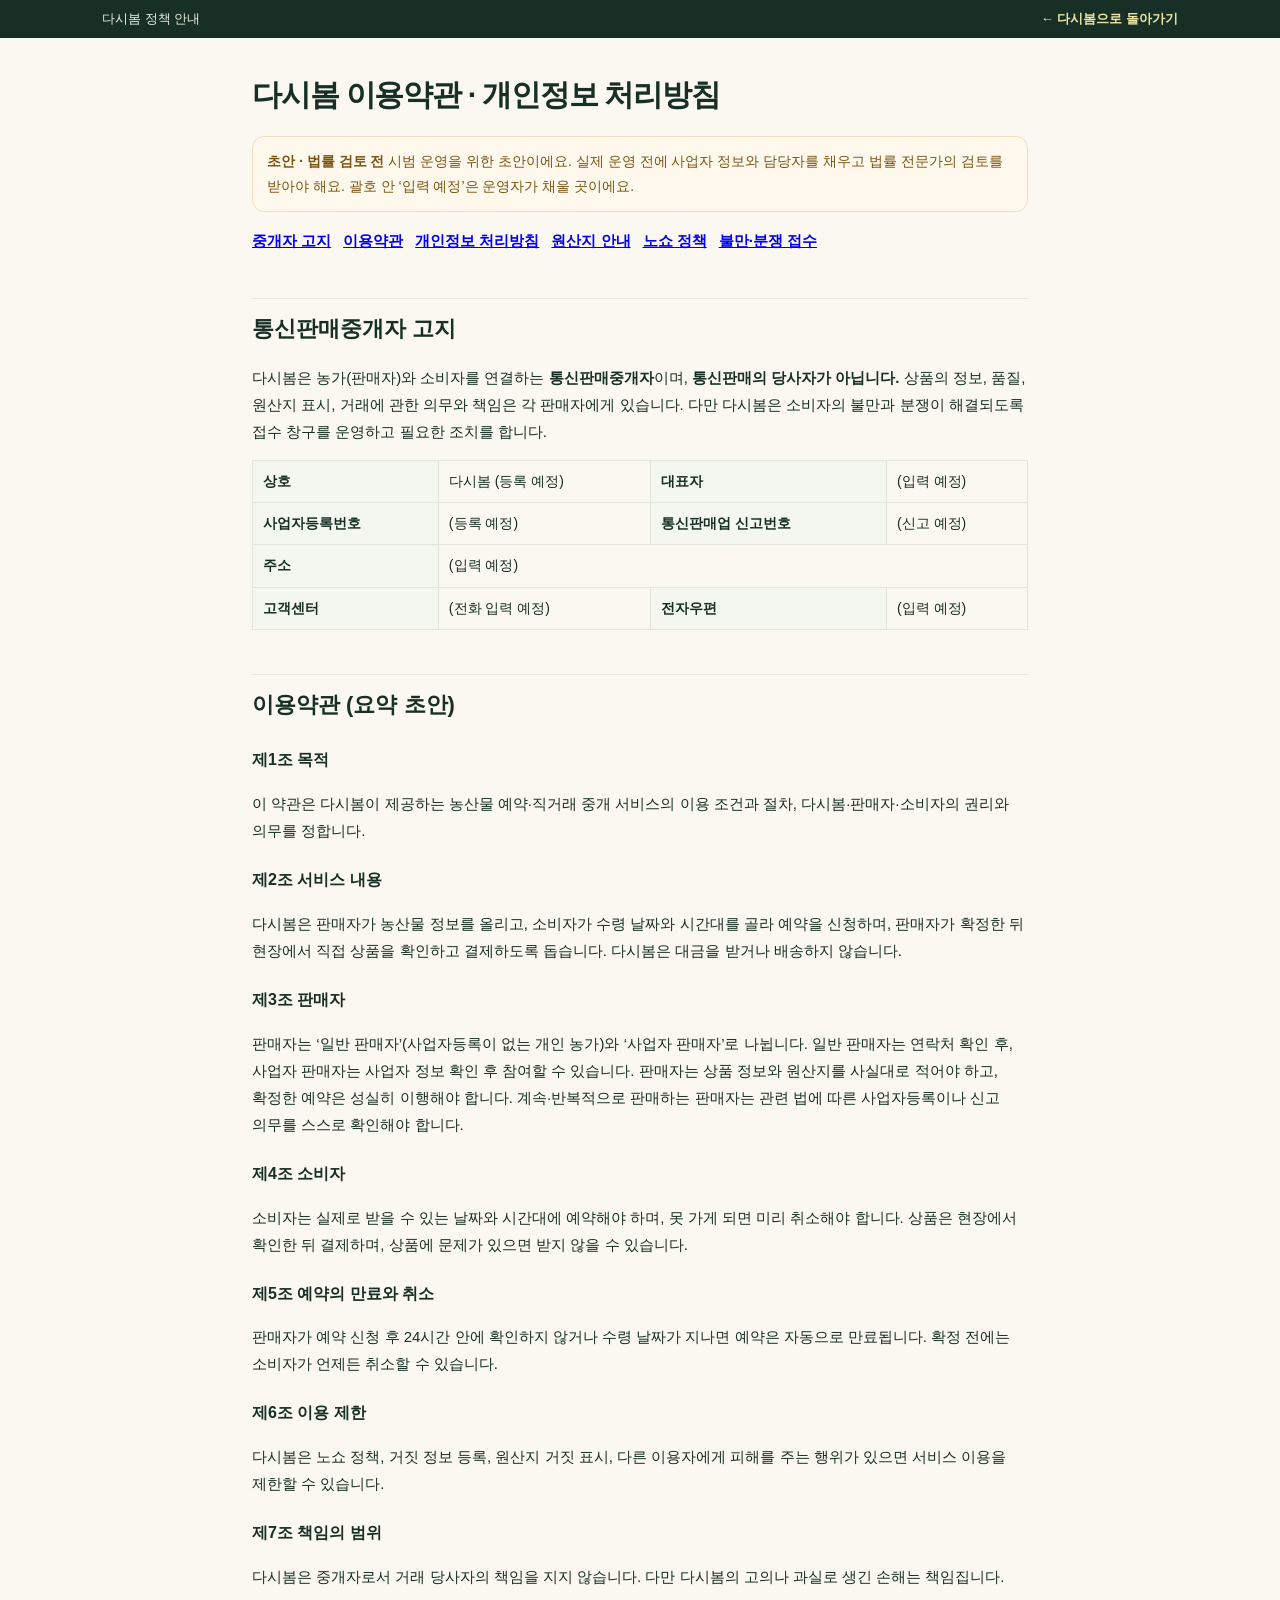
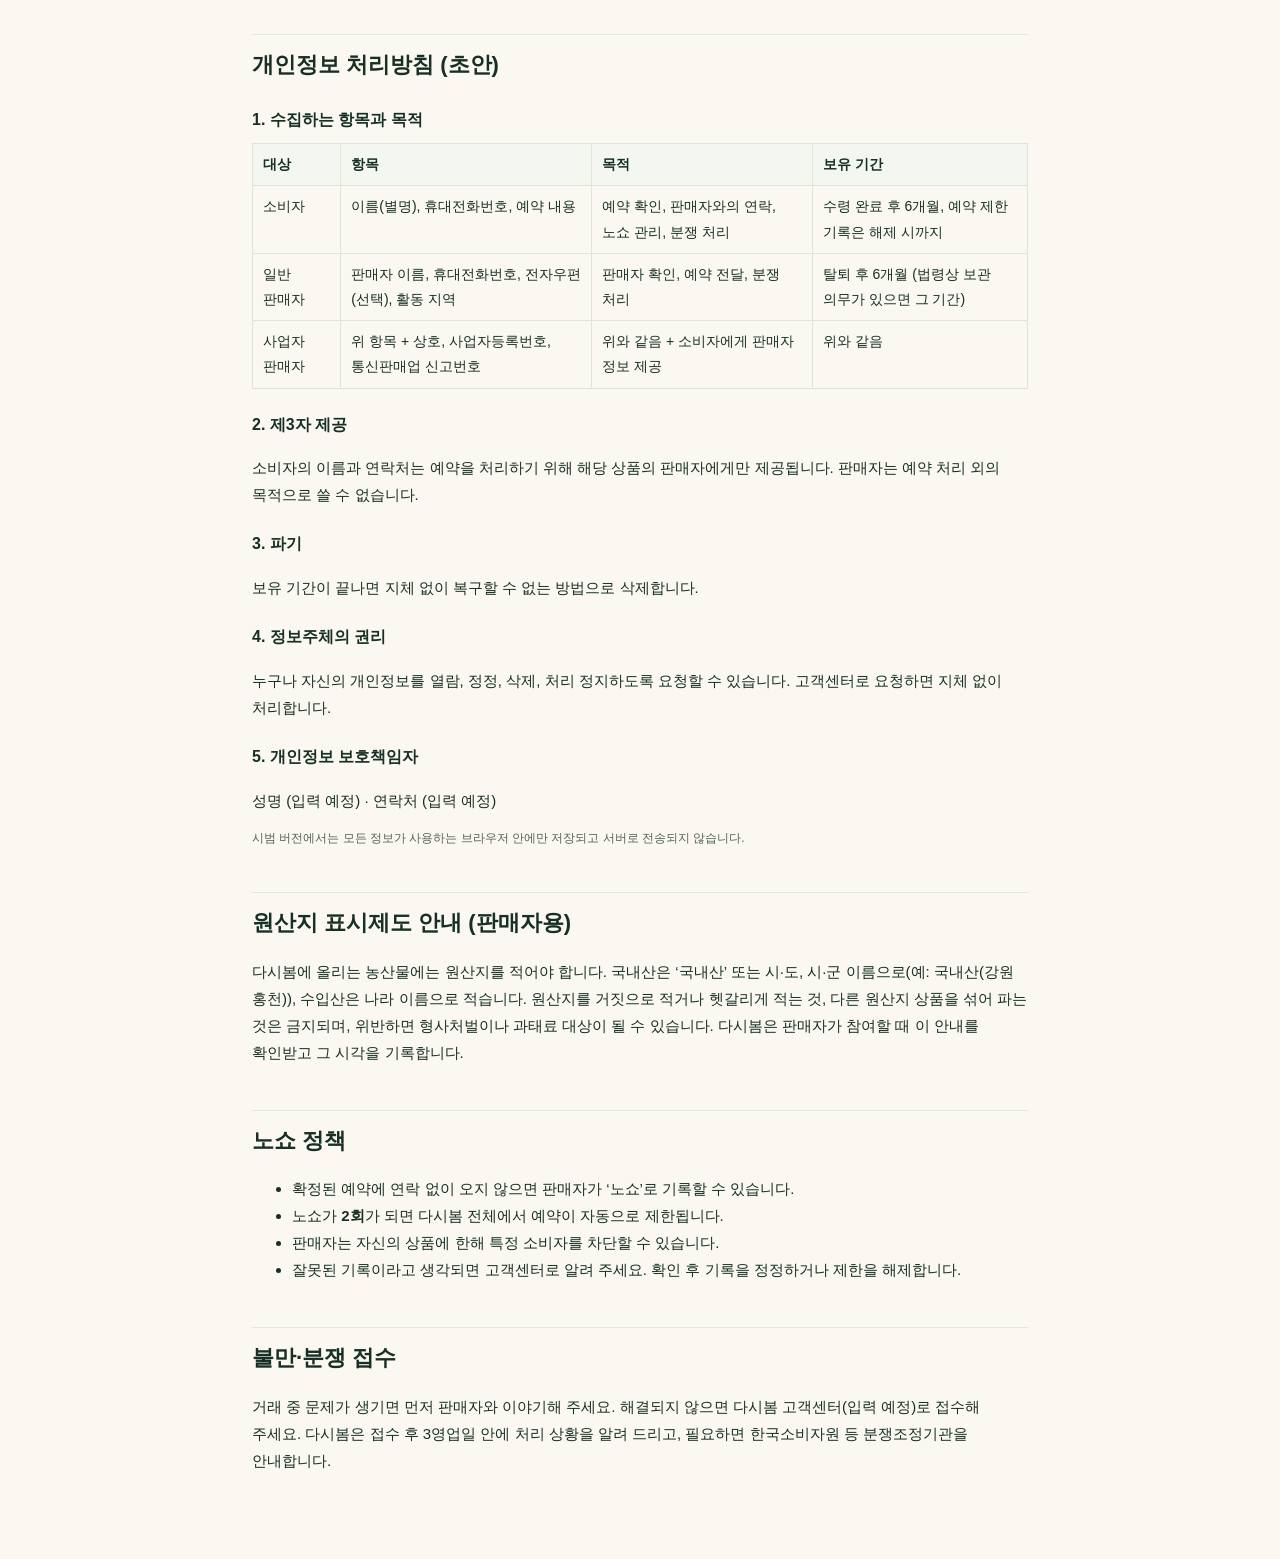
<file: terms.html>
<!doctype html>
<html lang="ko">
  <head>
    <meta charset="utf-8">
    <meta name="viewport" content="width=device-width,initial-scale=1">
    <title>다시봄 | 이용약관 · 개인정보 처리방침 (초안)</title>
    <link rel="stylesheet" href="assets/style.css">
    <link rel="manifest" href="manifest.webmanifest">
    <meta name="theme-color" content="#244a35">
    <link rel="icon" href="assets/icons/icon-192.png">
    <link rel="apple-touch-icon" href="assets/icons/icon-apple-180.png">
    <meta name="apple-mobile-web-app-capable" content="yes">
    <meta name="mobile-web-app-capable" content="yes">
    <meta name="apple-mobile-web-app-title" content="다시봄">
    <meta name="description" content="춘천·강원 소규모 농가의 못난이·잉여 농산물을 필요한 만큼 예약하고 가까운 곳에서 직접 받는 직거래 서비스">
    <style>
      .doc { max-width:820px; margin:0 auto; padding:30px 22px 70px; line-height:1.8; font-size:15px }
      .doc h1 { font-size:30px; letter-spacing:-.04em; margin:0 0 6px }
      .doc h2 { font-size:22px; margin:44px 0 10px; padding-top:10px; border-top:1px solid #e2e8db }
      .doc h3 { font-size:16px; margin:22px 0 6px }
      .doc table { border-collapse:collapse; width:100%; font-size:14px; margin:8px 0 14px }
      .doc th, .doc td { border:1px solid #dfe5d8; padding:8px 10px; text-align:left; vertical-align:top }
      .doc th { background:#f3f7ef }
      .draft { background:#fff8ec; border:1px solid #f0dfbd; color:#7a5413; border-radius:12px; padding:12px 14px; font-size:14px }
      .toc a { margin-right:12px; font-weight:700 }
    </style>
  </head>
  <body>
    <div class="portal-bar"><div class="wrap"><span>다시봄 정책 안내</span><a href="index.html">← 다시봄으로 돌아가기</a></div></div>
    <main class="doc">
      <h1>다시봄 이용약관 · 개인정보 처리방침</h1>
      <p class="draft"><b>초안 · 법률 검토 전</b> 시범 운영을 위한 초안이에요. 실제 운영 전에 사업자 정보와 담당자를 채우고 법률 전문가의 검토를 받아야 해요. 괄호 안 ‘입력 예정’은 운영자가 채울 곳이에요.</p>
      <p class="toc"><a href="#broker">중개자 고지</a><a href="#terms">이용약관</a><a href="#privacy">개인정보 처리방침</a><a href="#origin">원산지 안내</a><a href="#noshow">노쇼 정책</a><a href="#help">불만·분쟁 접수</a></p>

      <h2 id="broker">통신판매중개자 고지</h2>
      <p>다시봄은 농가(판매자)와 소비자를 연결하는 <b>통신판매중개자</b>이며, <b>통신판매의 당사자가 아닙니다.</b> 상품의 정보, 품질, 원산지 표시, 거래에 관한 의무와 책임은 각 판매자에게 있습니다. 다만 다시봄은 소비자의 불만과 분쟁이 해결되도록 접수 창구를 운영하고 필요한 조치를 합니다.</p>
      <table>
        <tr><th>상호</th><td>다시봄 (등록 예정)</td><th>대표자</th><td>(입력 예정)</td></tr>
        <tr><th>사업자등록번호</th><td>(등록 예정)</td><th>통신판매업 신고번호</th><td>(신고 예정)</td></tr>
        <tr><th>주소</th><td colspan="3">(입력 예정)</td></tr>
        <tr><th>고객센터</th><td>(전화 입력 예정)</td><th>전자우편</th><td>(입력 예정)</td></tr>
      </table>

      <h2 id="terms">이용약관 (요약 초안)</h2>
      <h3>제1조 목적</h3>
      <p>이 약관은 다시봄이 제공하는 농산물 예약·직거래 중개 서비스의 이용 조건과 절차, 다시봄·판매자·소비자의 권리와 의무를 정합니다.</p>
      <h3>제2조 서비스 내용</h3>
      <p>다시봄은 판매자가 농산물 정보를 올리고, 소비자가 수령 날짜와 시간대를 골라 예약을 신청하며, 판매자가 확정한 뒤 현장에서 직접 상품을 확인하고 결제하도록 돕습니다. 다시봄은 대금을 받거나 배송하지 않습니다.</p>
      <h3>제3조 판매자</h3>
      <p>판매자는 ‘일반 판매자’(사업자등록이 없는 개인 농가)와 ‘사업자 판매자’로 나뉩니다. 일반 판매자는 연락처 확인 후, 사업자 판매자는 사업자 정보 확인 후 참여할 수 있습니다. 판매자는 상품 정보와 원산지를 사실대로 적어야 하고, 확정한 예약은 성실히 이행해야 합니다. 계속·반복적으로 판매하는 판매자는 관련 법에 따른 사업자등록이나 신고 의무를 스스로 확인해야 합니다.</p>
      <h3>제4조 소비자</h3>
      <p>소비자는 실제로 받을 수 있는 날짜와 시간대에 예약해야 하며, 못 가게 되면 미리 취소해야 합니다. 상품은 현장에서 확인한 뒤 결제하며, 상품에 문제가 있으면 받지 않을 수 있습니다.</p>
      <h3>제5조 예약의 만료와 취소</h3>
      <p>판매자가 예약 신청 후 24시간 안에 확인하지 않거나 수령 날짜가 지나면 예약은 자동으로 만료됩니다. 확정 전에는 소비자가 언제든 취소할 수 있습니다.</p>
      <h3>제6조 이용 제한</h3>
      <p>다시봄은 노쇼 정책, 거짓 정보 등록, 원산지 거짓 표시, 다른 이용자에게 피해를 주는 행위가 있으면 서비스 이용을 제한할 수 있습니다.</p>
      <h3>제7조 책임의 범위</h3>
      <p>다시봄은 중개자로서 거래 당사자의 책임을 지지 않습니다. 다만 다시봄의 고의나 과실로 생긴 손해는 책임집니다.</p>

      <h2 id="privacy">개인정보 처리방침 (초안)</h2>
      <h3>1. 수집하는 항목과 목적</h3>
      <table>
        <tr><th>대상</th><th>항목</th><th>목적</th><th>보유 기간</th></tr>
        <tr><td>소비자</td><td>이름(별명), 휴대전화번호, 예약 내용</td><td>예약 확인, 판매자와의 연락, 노쇼 관리, 분쟁 처리</td><td>수령 완료 후 6개월, 예약 제한 기록은 해제 시까지</td></tr>
        <tr><td>일반 판매자</td><td>판매자 이름, 휴대전화번호, 전자우편(선택), 활동 지역</td><td>판매자 확인, 예약 전달, 분쟁 처리</td><td>탈퇴 후 6개월 (법령상 보관 의무가 있으면 그 기간)</td></tr>
        <tr><td>사업자 판매자</td><td>위 항목 + 상호, 사업자등록번호, 통신판매업 신고번호</td><td>위와 같음 + 소비자에게 판매자 정보 제공</td><td>위와 같음</td></tr>
      </table>
      <h3>2. 제3자 제공</h3>
      <p>소비자의 이름과 연락처는 예약을 처리하기 위해 해당 상품의 판매자에게만 제공됩니다. 판매자는 예약 처리 외의 목적으로 쓸 수 없습니다.</p>
      <h3>3. 파기</h3>
      <p>보유 기간이 끝나면 지체 없이 복구할 수 없는 방법으로 삭제합니다.</p>
      <h3>4. 정보주체의 권리</h3>
      <p>누구나 자신의 개인정보를 열람, 정정, 삭제, 처리 정지하도록 요청할 수 있습니다. 고객센터로 요청하면 지체 없이 처리합니다.</p>
      <h3>5. 개인정보 보호책임자</h3>
      <p>성명 (입력 예정) · 연락처 (입력 예정)</p>
      <p class="fine">시범 버전에서는 모든 정보가 사용하는 브라우저 안에만 저장되고 서버로 전송되지 않습니다.</p>

      <h2 id="origin">원산지 표시제도 안내 (판매자용)</h2>
      <p>다시봄에 올리는 농산물에는 원산지를 적어야 합니다. 국내산은 ‘국내산’ 또는 시·도, 시·군 이름으로(예: 국내산(강원 홍천)), 수입산은 나라 이름으로 적습니다. 원산지를 거짓으로 적거나 헷갈리게 적는 것, 다른 원산지 상품을 섞어 파는 것은 금지되며, 위반하면 형사처벌이나 과태료 대상이 될 수 있습니다. 다시봄은 판매자가 참여할 때 이 안내를 확인받고 그 시각을 기록합니다.</p>

      <h2 id="noshow">노쇼 정책</h2>
      <ul>
        <li>확정된 예약에 연락 없이 오지 않으면 판매자가 ‘노쇼’로 기록할 수 있습니다.</li>
        <li>노쇼가 <b>2회</b>가 되면 다시봄 전체에서 예약이 자동으로 제한됩니다.</li>
        <li>판매자는 자신의 상품에 한해 특정 소비자를 차단할 수 있습니다.</li>
        <li>잘못된 기록이라고 생각되면 고객센터로 알려 주세요. 확인 후 기록을 정정하거나 제한을 해제합니다.</li>
      </ul>

      <h2 id="help">불만·분쟁 접수</h2>
      <p>거래 중 문제가 생기면 먼저 판매자와 이야기해 주세요. 해결되지 않으면 다시봄 고객센터(입력 예정)로 접수해 주세요. 다시봄은 접수 후 3영업일 안에 처리 상황을 알려 드리고, 필요하면 한국소비자원 등 분쟁조정기관을 안내합니다.</p>
    </main>
  </body>
</html>
</file>
<file: assets/style.css>
:root {
      --ink:#27372b;
      --muted:#6a786c;
      --green:#436b49;
      --light:#f3f7ef;
      --line:#e2e8db;
      --cream:#fdfaf2;
      --orange:#bc724d
    }
    * {
      box-sizing:border-box
    }
    body {
      margin:0;
      font-family:Pretendard,'Noto Sans KR',-apple-system,BlinkMacSystemFont,'Segoe UI',sans-serif;
      color:var(--ink);
      background:#fff
    }
    button,input,select,textarea {
      font:inherit
    }
    button {
      cursor:pointer
    }
    button:focus-visible,input:focus-visible,select:focus-visible,textarea:focus-visible {
      outline:3px solid #a4c7a7;
      outline-offset:2px
    }
    .wrap {
      max-width:1120px;
      margin:auto;
      padding:0 22px
    }
    header {
      border-bottom:1px solid var(--line);
      background:white;
      position:sticky;
      top:0;
      z-index:10
    }
    .nav {
      display:flex;
      align-items:center;
      justify-content:space-between;
      min-height:74px;
      gap:15px
    }
    .logo {
      font-weight:900;
      font-size:27px;
      letter-spacing:-1px;
      color:var(--green)
    }
    .logo span {
      font-size:13px;
      letter-spacing:0;
      font-weight:500;
      display:block;
      color:var(--muted)
    }
    .nav-actions {
      display:flex;
      gap:8px;
      flex-wrap:wrap
    }
    .btn {
      background:var(--green);
      border:1px solid var(--green);
      border-radius:12px;
      padding:11px 17px;
      color:white;
      font-weight:700
    }
    .btn.alt {
      background:#fff;
      color:var(--green)
    }
    .btn.ghost {
      background:transparent;
      color:var(--ink);
      border-color:transparent
    }
    .hero {
      background:linear-gradient(120deg,#edf5e9,#fff9e9);
      padding:65px 0
    }
    .hero-inner {
      display:grid;
      grid-template-columns:1.2fr .8fr;
      gap:30px;
      align-items:center
    }
    .eyebrow {
      color:var(--green);
      font-weight:800;
      font-size:14px
    }
    .hero h1 {
      font-size:clamp(34px,5vw,58px);
      line-height:1.23;
      letter-spacing:-2px;
      margin:15px 0
    }
    .hero p {
      line-height:1.8;
      color:#58675b;
      max-width:570px
    }
    .hero-card {
      background:#fff;
      border:1px solid #e0e9d8;
      border-radius:28px;
      padding:30px;
      box-shadow:0 15px 40px #4c5e3820;
      transform:rotate(2deg)
    }
    .hero-art {
      font-size:92px;
      text-align:center;
      line-height:1.5
    }
    .hero-card strong {
      display:block;
      font-size:21px
    }
    .hero-card small {
      display:block;
      color:var(--muted);
      margin-top:7px
    }
    .strip {
      display:flex;
      gap:12px;
      margin-top:25px;
      flex-wrap:wrap
    }
    .pill {
      background:#fff;
      border:1px solid #cbdac8;
      border-radius:50px;
      padding:8px 13px;
      font-size:13px;
      color:var(--green)
    }
    section {
      padding:56px 0
    }
    .section-head {
      display:flex;
      gap:15px;
      align-items:end;
      justify-content:space-between;
      flex-wrap:wrap;
      margin-bottom:23px
    }
    .section-head h2 {
      font-size:29px;
      letter-spacing:-1px;
      margin:0 0 8px
    }
    .section-head p {
      color:var(--muted);
      margin:0
    }
    .filters {
      display:flex;
      gap:10px;
      flex-wrap:wrap;
      margin-bottom:25px
    }
    .filters input,.filters select {
      padding:12px 14px;
      border:1px solid var(--line);
      border-radius:12px;
      background:white;
      min-height:46px
    }
    .filters input {
      flex:1;
      min-width:190px
    }
    .grid {
      display:grid;
      grid-template-columns:repeat(3,1fr);
      gap:18px
    }
    .product {
      border:1px solid var(--line);
      border-radius:18px;
      overflow:hidden;
      background:white;
      display:flex;
      flex-direction:column
    }
    .product .cover {
      height:175px;
      background:#edf3e8;
      display:grid;
      place-items:center;
      font-size:78px
    }
    .product .detail {
      padding:19px;
      flex:1;
      display:flex;
      flex-direction:column
    }
    .tags {
      display:flex;
      gap:6px;
      flex-wrap:wrap
    }
    .tag {
      font-size:12px;
      background:var(--light);
      color:var(--green);
      border-radius:25px;
      padding:5px 9px
    }
    .product h3 {
      font-size:21px;
      margin:13px 0 6px
    }
    .product .desc {
      font-size:14px;
      color:var(--muted);
      line-height:1.6;
      margin:5px 0
    }
    .price {
      font-size:22px;
      font-weight:800;
      margin:12px 0
    }
    .meta {
      color:var(--muted);
      font-size:13px;
      line-height:1.7
    }
    .product .actions {
      display:flex;
      gap:8px;
      margin-top:auto;
      padding-top:17px
    }
    .product .actions .btn {
      padding:10px 8px;
      flex:1;
      font-size:14px
    }
    .steps {
      background:var(--cream)
    }
    .step-grid {
      display:grid;
      grid-template-columns:repeat(3,1fr);
      gap:16px
    }
    .step {
      background:white;
      border:1px solid #efe8d9;
      border-radius:17px;
      padding:25px
    }
    .step b {
      font-size:28px;
      color:var(--green)
    }
    .step h3 {
      font-size:19px
    }
    .step p {
      font-size:14px;
      color:var(--muted);
      line-height:1.7
    }
    .footer {
      background:#293c2e;
      color:white;
      padding:35px 0
    }
    .footer p {
      color:#bacbbb;
      font-size:13px;
      line-height:1.7
    }
    .empty {
      grid-column:1/-1;
      text-align:center;
      background:var(--light);
      padding:40px;
      border-radius:16px;
      color:var(--muted)
    }
    dialog {
      border:0;
      border-radius:22px;
      box-shadow:0 24px 80px #14201755;
      max-width:min(560px,calc(100% - 26px));
      width:100%;
      padding:0
    }
    dialog::backdrop {
      background:#15231990
    }
    .modal-head {
      display:flex;
      align-items:center;
      justify-content:space-between;
      padding:22px 24px;
      border-bottom:1px solid var(--line)
    }
    .modal-head h2 {
      margin:0;
      font-size:22px
    }
    .close {
      background:#f0f3ed;
      border:0;
      width:34px;
      height:34px;
      border-radius:50%;
      font-size:20px
    }
    .modal-body {
      padding:22px 24px 26px;
      max-height:70vh;
      overflow:auto
    }
    .field {
      margin:0 0 17px
    }
    .field label {
      display:block;
      font-weight:700;
      font-size:14px;
      margin-bottom:7px
    }
    .field input,.field select,.field textarea {
      width:100%;
      border:1px solid #ccd8cd;
      border-radius:10px;
      padding:12px;
      background:white
    }
    .field textarea {
      min-height:85px;
      resize:vertical
    }
    .fine {
      font-size:12px;
      color:var(--muted);
      line-height:1.6
    }
    .notice {
      background:#f3f7ef;
      padding:12px 14px;
      border-radius:10px;
      font-size:13px;
      color:var(--green);
      margin-bottom:16px;
      line-height:1.7
    }
    .switch {
      display:flex;
      gap:10px;
      flex-wrap:wrap
    }
    .switch label {
      display:flex;
      align-items:center;
      gap:4px
    }
    .switch input {
      width:auto
    }
    .toast {
      position:fixed;
      bottom:22px;
      right:22px;
      background:#283e2e;
      color:white;
      border-radius:12px;
      padding:14px 20px;
      z-index:30;
      box-shadow:0 10px 30px #0002;
      display:none;
      max-width:350px
    }
    .dash-list {
      font-size:14px;
      line-height:1.8;
      padding-left:20px
    }
    .mini {
      font-size:12px;
      color:var(--muted)
    }
    @media(max-width:800px) {
      .hero-inner {
        grid-template-columns:1fr
      }
      .hero-card {
        display:none
      }
      .grid {
        grid-template-columns:repeat(2,1fr)
      }
      .step-grid {
        grid-template-columns:1fr
      }
      .nav {
        align-items:flex-start;
        padding:14px 22px;
        flex-direction:column
      }
      .nav-actions {
        width:100%
      }
      .hero {
        padding:45px 0
      }
    }
    @media(max-width:540px) {
      .grid {
        grid-template-columns:1fr
      }
      .product .cover {
        height:190px
      }
      .hero h1 {
        font-size:37px
      }
      .nav-actions .btn {
        font-size:12px;
        padding:9px 11px
      }
      section {
        padding:38px 0
      }
    }
    :root {
      --green:#244a35;
      --deep:#172f24;
      --muted:#546258;
      --paper:#faf8f1
    }
    html {
      scroll-behavior:smooth;
      scroll-padding-top:100px
    }
    body {
      background:#faf8f1;
      color:#172f24;
      word-break:keep-all
    }
    header {
      background:#faf8f1;
      border-bottom:1px solid #e3e5da
    }
    .logo {
      display:inline-flex;
      align-items:center;
      gap:9px;
      text-decoration:none;
      color:#172f24;
      white-space:nowrap;
      font-size:26px
    }
    .logo .brand-mark {
      display:grid;
      place-items:center;
      border-radius:50%;
      width:35px;
      height:35px;
      background:#244a35;
      color:#efe5a7;
      font-size:23px
    }
    .btn {
      background:#244a35;
      color:white;
      border:1px solid transparent;
      text-decoration:none
    }
    .btn.alt {
      background:#fffdf7;
      color:#244a35;
      border:1px solid #d2dbcb
    }
    .btn.ghost {
      background:transparent;
      color:#244a35
    }
    .btn:hover,.btn:focus-visible {
      outline:2px solid #7c966d;
      outline-offset:2px
    }
    .hero {
      background:#e6ebda;
      border-bottom:1px solid #dce2d3
    }
    .hero-inner {
      grid-template-columns:minmax(0,1.2fr) minmax(0,1fr);
      gap:52px;
      padding-top:65px;
      padding-bottom:65px
    }
    .hero h1 {
      font-size:clamp(38px,5.4vw,72px);
      letter-spacing:-.085em;
      line-height:1.14;
      margin:16px 0 20px
    }
    .hero p {
      color:#405246;
      font-size:clamp(15px,1.7vw,18px);
      line-height:1.8
    }
    .eyebrow {
      background:none;
      color:#345741;
      padding:0;
      font-weight:750
    }
    .hero-actions {
      display:flex;
      flex-wrap:wrap;
      gap:20px;
      align-items:center;
      margin-top:28px
    }
    .hero-button {
      padding:14px 19px
    }
    .hero-button span {
      margin-left:10px
    }
    .hero-link {
      color:#244a35;
      font-weight:700;
      text-underline-offset:5px
    }
    .hero-card {
      position:relative;
      display:grid;
      gap:15px;
      text-align:left;
      padding:22px;
      background:#fdfbf1;
      color:#172f24;
      border:1px solid #d7dfcc;
      border-radius:22px;
      box-shadow:0 16px 32px #293f2314;
      min-height:0
    }
    .featured-label {
      font-size:13px;
      font-weight:800;
      color:#4b634f
    }
    .hero-card .hero-art {
      display:grid;
      place-items:center;
      min-height:165px;
      border-radius:14px;
      background:radial-gradient(ellipse at 50% 85%,#c1a26b 0%,#ebd6a7 34%,#f1e7cd 76%);
      font-size:104px;
      line-height:1;
      margin:0;
      text-shadow:0 9px 14px #624b3866
    }
    .featured-info {
      display:flex;
      justify-content:space-between;
      align-items:center;
      gap:12px
    }
    .hero-card .featured-info strong {
      font-size:20px;
      line-height:1.3
    }
    .hero-card .featured-price {
      white-space:nowrap;
      color:#244a35
    }
    .hero-card small {
      color:#546258;
      margin:5px 0 0;
      font-size:13px
    }
    .hero-card .btn {
      display:flex;
      justify-content:space-between;
      align-items:center
    }
    .section-head h2 {
      letter-spacing:-.06em
    }
    #market .product {
      background:#fffef9;
      border:1px solid #e5e6d9;
      border-radius:17px;
      box-shadow:0 8px 24px #223c2210
    }
    #market .cover {
      background:radial-gradient(ellipse at 50% 95%,#d9c193,#ede5cf 68%);
      font-size:75px;
      text-shadow:0 6px 10px #63462b40
    }
    #market .cover[data-product*="대파"] {
      background:radial-gradient(ellipse at 50% 95%,#a4b78c,#e4ebd7 68%)
    }
    #market .cover[data-product*="고구마"] {
      background:radial-gradient(ellipse at 50% 95%,#d2a99d,#f1e3df 68%)
    }
    #market .cover[data-product*="당근"] {
      background:radial-gradient(ellipse at 50% 95%,#e1bb81,#f3e6cf 68%)
    }
    .tag {
      color:#345741;
      background:#edf0e5
    }
    .pickup {
      border-top:1px solid #ecece1;
      padding-top:10px;
      color:#38543f;
      font-size:13px;
      font-weight:700
    }
    #reserveProduct {
      white-space:pre-line
    }
    .reserve-total {
      display:block;
      font-weight:800
    }
    .reserve-total:empty {
      display:none
    }
    .footer {
      background:#243c30;
      color:#fffaf0
    }
    @media(max-width:760px) {
      .hero-inner {
        grid-template-columns:1fr;
        gap:27px;
        padding-top:38px;
        padding-bottom:38px
      }
      .hero-card .hero-art {
        min-height:126px;
        font-size:88px
      }
      .nav {
        flex-wrap:wrap;
        gap:8px
      }
      .nav-actions {
        gap:4px
      }
      .nav-actions .btn {
        font-size:13px;
        padding:8px 9px
      }
      .hero-card .featured-info strong {
        font-size:17px
      }
    }
    @media(prefers-reduced-motion:reduce) {
      html {
        scroll-behavior:auto
      }
    }

/* ===== 두 웹 공통 추가 스타일 ===== */
.portal-bar {
  background:#172f24;
  color:#e9efe2;
  font-size:13px
}
.portal-bar .wrap {
  display:flex;
  justify-content:space-between;
  align-items:center;
  gap:12px;
  min-height:38px;
  flex-wrap:wrap
}
.portal-bar a {
  color:#efe5a7;
  font-weight:700;
  text-decoration:none
}
.portal-bar a:hover {
  text-decoration:underline
}
.nav-count {
  display:inline-grid;
  place-items:center;
  min-width:20px;
  height:20px;
  padding:0 6px;
  margin-left:6px;
  border-radius:20px;
  background:#bc724d;
  color:#fff;
  font-size:12px;
  font-weight:800
}
.nav-count:empty {
  display:none
}
.badge {
  display:inline-block;
  font-size:12px;
  font-weight:800;
  border-radius:20px;
  padding:4px 10px;
  white-space:nowrap
}
.badge.wait {
  background:#fff1d6;
  color:#8a5a12
}
.badge.ok {
  background:#dff0dc;
  color:#245a2c
}
.badge.no {
  background:#f6e0db;
  color:#8f3a26
}
.badge.done {
  background:#e3e7ec;
  color:#3d4855
}
.badge.off {
  background:#e9e9e4;
  color:#5d5f58
}
.card-list {
  display:grid;
  gap:12px
}
.r-card {
  background:#fffef9;
  border:1px solid #e5e6d9;
  border-radius:16px;
  padding:16px 18px;
  display:grid;
  grid-template-columns:52px 1fr auto;
  gap:14px;
  align-items:start
}
.r-card .r-emoji {
  width:52px;
  height:52px;
  border-radius:12px;
  background:#efe8d4;
  display:grid;
  place-items:center;
  font-size:30px
}
.r-card h3 {
  margin:0 0 4px;
  font-size:17px
}
.r-card .meta b {
  color:#172f24
}
.r-card .r-msg {
  margin:8px 0 0;
  font-size:14px;
  background:#f3f5ec;
  border-radius:10px;
  padding:9px 12px;
  line-height:1.6
}
.r-card .r-msg.seller {
  background:#eaf2e6
}
.r-card .r-side {
  display:flex;
  flex-direction:column;
  align-items:flex-end;
  gap:8px
}
.r-actions {
  display:flex;
  gap:6px;
  flex-wrap:wrap;
  margin-top:12px
}
.r-actions .btn {
  padding:8px 12px;
  font-size:13px
}
.btn.danger {
  background:#fff;
  color:#8f3a26;
  border:1px solid #e4c3ba
}
.btn.small {
  padding:7px 11px;
  font-size:13px;
  border-radius:10px
}
.product.is-off {
  opacity:.6
}
.product.is-new {
  animation:pop .9s ease
}
@keyframes pop {
  0% { box-shadow:0 0 0 0 #bc724d88 }
  100% { box-shadow:0 0 0 14px #bc724d00 }
}

/* ===== 판매자 웹 ===== */
body.seller-app {
  background:#f4f2ea
}
body.seller-app header {
  background:#fffdf7
}
.seller-tag {
  font-size:12px;
  font-weight:800;
  background:#bc724d;
  color:#fff;
  border-radius:8px;
  padding:3px 8px;
  margin-left:4px;
  letter-spacing:0
}
.seller-who {
  display:flex;
  align-items:center;
  gap:8px;
  flex-wrap:wrap
}
.seller-who select {
  padding:9px 12px;
  border:1px solid #d2dbcb;
  border-radius:10px;
  background:#fff;
  font-weight:700;
  color:#172f24
}
.dash {
  padding:34px 0 60px
}
.dash h1 {
  font-size:clamp(26px,3.4vw,36px);
  letter-spacing:-.06em;
  margin:0 0 6px
}
.dash .lead {
  color:#546258;
  margin:0 0 24px
}
.stats {
  display:grid;
  grid-template-columns:repeat(4,1fr);
  gap:12px;
  margin-bottom:26px
}
.stat {
  background:#fffef9;
  border:1px solid #e5e6d9;
  border-radius:16px;
  padding:16px 18px
}
.stat small {
  color:#546258;
  font-size:13px
}
.stat strong {
  display:block;
  font-size:28px;
  letter-spacing:-.04em;
  margin-top:4px
}
.stat.hot strong {
  color:#bc724d
}
.tabs {
  display:flex;
  gap:6px;
  border-bottom:1px solid #dcdccf;
  margin-bottom:20px;
  overflow-x:auto
}
.tab {
  background:none;
  border:0;
  border-bottom:3px solid transparent;
  padding:12px 14px;
  font-weight:700;
  color:#546258;
  white-space:nowrap
}
.tab[aria-selected="true"] {
  color:#172f24;
  border-bottom-color:#244a35
}
.panel[hidden] {
  display:none
}
.panel-head {
  display:flex;
  justify-content:space-between;
  align-items:center;
  gap:12px;
  flex-wrap:wrap;
  margin-bottom:14px
}
.panel-head h2 {
  margin:0;
  font-size:21px
}
.chips {
  display:flex;
  gap:6px;
  flex-wrap:wrap
}
.chip {
  background:#fff;
  border:1px solid #d2dbcb;
  border-radius:20px;
  padding:6px 12px;
  font-size:13px;
  color:#244a35;
  font-weight:700
}
.chip[aria-pressed="true"] {
  background:#244a35;
  color:#fff;
  border-color:#244a35
}
.p-row {
  background:#fffef9;
  border:1px solid #e5e6d9;
  border-radius:16px;
  padding:14px 16px;
  display:grid;
  grid-template-columns:52px 1fr auto;
  gap:14px;
  align-items:center
}
.p-row.is-off {
  opacity:.65
}
.p-row h3 {
  margin:0 0 3px;
  font-size:17px
}
.p-row .p-actions {
  display:flex;
  gap:6px;
  flex-wrap:wrap;
  justify-content:flex-end
}
.welcome {
  background:#fffef9;
  border:1px solid #e5e6d9;
  border-radius:22px;
  padding:34px;
  max-width:620px;
  margin:40px auto
}
.welcome h1 {
  margin-top:0
}
.welcome .or {
  text-align:center;
  color:#546258;
  font-size:13px;
  margin:18px 0
}
.admin-box {
  background:#fffef9;
  border:1px dashed #cfd3c2;
  border-radius:16px;
  padding:18px 20px;
  margin-top:30px
}
.admin-box h3 {
  margin:0 0 6px
}
@media(max-width:760px) {
  .stats {
    grid-template-columns:repeat(2,1fr)
  }
  .r-card,.p-row {
    grid-template-columns:44px 1fr
  }
  .r-card .r-emoji,.p-row .r-emoji {
    width:44px;
    height:44px;
    font-size:26px
  }
  .r-card .r-side,.p-row .p-actions {
    grid-column:1/-1;
    flex-direction:row;
    align-items:center;
    justify-content:flex-start
  }
  .welcome {
    padding:24px;
    margin:20px auto
  }
}

[hidden] {
  display:none !important
}

/* ===== v3 추가: 수량·판매자 유형·안내·일괄 등록 ===== */
html.big-text body {
  zoom:1.18
}
.badge.biz {
  background:#e2ecf7;
  color:#1f4f7a
}
.badge.personal {
  background:#f1ecdf;
  color:#6b5a2e
}
.stock {
  display:inline-block;
  font-size:12px;
  font-weight:800;
  border-radius:20px;
  padding:3px 9px;
  background:#eef4ea;
  color:#2f5a35
}
.stock.low {
  background:#fff1d6;
  color:#8a5a12
}
.stock.out {
  background:#e9e9e4;
  color:#5d5f58
}
.product.is-soldout .cover {
  filter:grayscale(.8);
  opacity:.65
}
.origin {
  font-size:13px;
  color:var(--muted);
  margin-top:4px
}
.slot-group {
  display:flex;
  flex-wrap:wrap;
  gap:8px
}
.slot-group label {
  display:inline-flex;
  align-items:center;
  gap:6px;
  border:1px solid #ccd8cd;
  border-radius:10px;
  padding:9px 12px;
  font-weight:600;
  font-size:14px;
  background:#fff;
  cursor:pointer;
  margin:0
}
.slot-group input {
  width:auto;
  margin:0
}
.slot-group label:has(input:checked) {
  border-color:#244a35;
  background:#eaf2e6
}
.check-row {
  display:flex;
  gap:9px;
  align-items:flex-start;
  font-size:14px;
  line-height:1.55;
  margin:0 0 12px
}
.check-row input {
  width:18px;
  height:18px;
  margin-top:2px;
  flex:none
}
.policy {
  background:#fff8ec;
  border:1px solid #f0dfbd;
  color:#7a5413;
  border-radius:10px;
  padding:11px 13px;
  font-size:13px;
  line-height:1.6;
  margin:0 0 14px
}
.legal-line {
  font-size:12.5px;
  line-height:1.7;
  opacity:.9
}
.seller-box {
  border:1px solid var(--line);
  border-radius:12px;
  padding:12px 14px;
  font-size:13px;
  line-height:1.7;
  margin:0 0 14px;
  background:#fff
}
.seller-box b {
  color:#172f24
}
.pickup-box {
  margin-top:12px;
  border-top:1px dashed #d6dccf;
  padding-top:12px;
  display:grid;
  gap:10px
}
.pickup-box .row {
  display:flex;
  flex-wrap:wrap;
  gap:6px;
  align-items:center
}
.pickup-box select {
  padding:8px 10px;
  border:1px solid #ccd8cd;
  border-radius:10px;
  background:#fff;
  font-weight:600
}
.depart {
  font-size:14px;
  font-weight:700;
  color:#172f24
}
.tips {
  background:#f3f7ef;
  border-radius:12px;
  padding:12px 14px;
  font-size:13.5px;
  line-height:1.65
}
.tips b {
  display:block;
  margin-bottom:4px;
  color:#244a35
}
.tips ul {
  margin:0;
  padding-left:18px
}
details.tips summary {
  cursor:pointer;
  font-weight:700;
  color:#244a35
}
details.tips[open] summary {
  margin-bottom:6px
}
.type-pick {
  display:grid;
  grid-template-columns:1fr 1fr;
  gap:10px;
  margin-bottom:16px
}
.type-pick label {
  border:1px solid #ccd8cd;
  border-radius:14px;
  padding:14px;
  background:#fff;
  cursor:pointer;
  display:block;
  margin:0
}
.type-pick label:has(input:checked) {
  border-color:#244a35;
  background:#eaf2e6;
  box-shadow:0 0 0 1px #244a35
}
.type-pick input {
  width:auto;
  margin:0 6px 0 0
}
.type-pick b {
  font-size:15px
}
.type-pick small {
  display:block;
  color:var(--muted);
  font-size:12.5px;
  line-height:1.5;
  margin-top:6px;
  font-weight:500
}
.origin-notice {
  border:1px solid #d6dccf;
  border-radius:12px;
  padding:12px 14px;
  font-size:13px;
  line-height:1.65;
  max-height:190px;
  overflow:auto;
  background:#fbfcf8;
  margin:0 0 10px
}
.origin-notice h4 {
  margin:0 0 6px;
  font-size:14px
}
.origin-notice ul {
  margin:0;
  padding-left:18px
}

/* 일괄 등록 표 */
dialog.wide {
  max-width:min(1180px,calc(100% - 26px))
}
.bulk-wrap {
  overflow:auto;
  border:1px solid #d6dccf;
  border-radius:12px;
  background:#fff;
  max-height:52vh
}
table.bulk {
  border-collapse:collapse;
  width:100%;
  min-width:1080px;
  font-size:13px
}
table.bulk th {
  position:sticky;
  top:0;
  background:#f3f5ec;
  text-align:left;
  padding:8px;
  font-size:12.5px;
  border-bottom:1px solid #d6dccf;
  white-space:nowrap;
  z-index:1
}
table.bulk td {
  border-bottom:1px solid #eef0e8;
  padding:4px;
  vertical-align:top
}
table.bulk td.num {
  color:var(--muted);
  text-align:center;
  padding-top:11px;
  width:34px
}
table.bulk input,table.bulk select {
  width:100%;
  border:1px solid transparent;
  border-radius:7px;
  padding:7px 8px;
  font-size:13px;
  background:transparent
}
table.bulk input:focus,table.bulk select:focus {
  border-color:#244a35;
  background:#fff;
  outline:none
}
table.bulk tr.bad td {
  background:#fdf1ee
}
table.bulk .err {
  color:#8f3a26;
  font-size:12px;
  padding:0 8px 6px
}
table.bulk .del {
  background:none;
  border:0;
  color:#8f3a26;
  font-size:18px;
  padding:6px
}
.bulk-tools {
  display:flex;
  flex-wrap:wrap;
  gap:8px;
  margin:0 0 12px;
  align-items:center
}
.bulk-tools .grow {
  flex:1
}
.foot-actions {
  display:flex;
  gap:8px;
  justify-content:flex-end;
  align-items:center;
  margin-top:14px;
  flex-wrap:wrap
}
.block-list li {
  display:flex;
  justify-content:space-between;
  gap:10px;
  align-items:center;
  flex-wrap:wrap
}
.info-grid {
  display:grid;
  grid-template-columns:140px 1fr;
  gap:8px 14px;
  font-size:14px;
  background:#fffef9;
  border:1px solid #e5e6d9;
  border-radius:16px;
  padding:18px 20px;
  margin-bottom:14px
}
.info-grid dt {
  color:var(--muted)
}
.info-grid dd {
  margin:0;
  font-weight:600
}
@media(max-width:760px) {
  .type-pick {
    grid-template-columns:1fr
  }
  .info-grid {
    grid-template-columns:1fr
  }
  .info-grid dt {
    margin-top:6px
  }
}

/* 상품 사진 */
.product .cover.photo,#market .cover.photo {
  background-size:cover;
  background-position:center;
  background-color:#edf3e8;
  font-size:0
}

/* 성과 지표 */
.impact {
  padding:34px 0 6px
}
.impact h2 {
  font-size:24px;
  letter-spacing:-.05em;
  margin:0 0 14px
}
.impact-grid {
  display:grid;
  grid-template-columns:repeat(4,1fr);
  gap:12px;
  margin-bottom:6px
}
.impact-item {
  background:#fffef9;
  border:1px solid #e5e6d9;
  border-radius:16px;
  padding:16px 18px;
  display:flex;
  flex-direction:column;
  gap:2px
}
.impact-item .ic {
  font-size:24px
}
.impact-item strong {
  font-size:26px;
  letter-spacing:-.04em;
  color:#244a35
}
.impact-item b {
  font-size:14px
}
.impact-item small {
  font-size:12.5px;
  color:var(--muted)
}
.install-link {
  background:none;
  border:0;
  padding:0;
  font:inherit;
  cursor:pointer
}
@media(max-width:760px) {
  .impact-grid {
    grid-template-columns:repeat(2,1fr)
  }
  .impact-item strong {
    font-size:21px
  }
}
/* 내용을 채운 줄에서는 회색 예시 글자를 숨겨 실제 값과 헷갈리지 않게 */
table.bulk tr:has(input[data-k=name]:not(:placeholder-shown)) input::placeholder,
table.bulk tr.bad input::placeholder {
  color:transparent
}
/* 휴대폰에서는 판매자 머리글이 화면을 가리지 않게 함께 스크롤 */
@media(max-width:760px) {
  body.seller-app header {
    position:static
  }
}

/* ===== 사용성 점검 반영 (AI 페르소나 점검 2026-11-27) ===== */
/* 1) 큰 글씨 모드: 더 크게 + 작은 글씨도 16px 이상이 되도록 */
html.big-text body {
  zoom:1.25
}
html.big-text :is(.mini,.fine,small,.badge,.stock,.tag,.legal-line,.origin,.meta,.portal-bar,.seller-tag,.nav-count,.chip,.r-msg,.policy,.seller-box,.notice,.check-row,.impact-item small,.impact-item b,.info-grid,.tips,.hero-link,.btn,.btn.small,label,input,select,textarea,.featured-label,.eyebrow,.stat small,.type-pick small,.origin-notice,table.bulk,.dash-list,.pickup,.desc,.price small,.r-actions .btn,.depart,.empty,.lead,p) {
  font-size:13px !important
}
html.big-text :is(.desc,.meta,.policy,.notice,.seller-box,.check-row,.tips,.lead,p,label,input,select,textarea,.r-msg,.btn,.depart,.empty) {
  font-size:14px !important
}
/* 2) 누르기 쉬운 크기: 휴대폰에서 버튼·입력칸 높이 44px 이상 */
@media(max-width:760px) {
  .btn,.btn.small,.r-actions .btn,.chip,.tab,select,.pickup-box select,.slot-group label,.hero-link,.install-link {
    min-height:44px
  }
  .btn,.btn.small,.r-actions .btn,.chip {
    display:inline-flex;
    align-items:center;
    justify-content:center
  }
  .hero-link,.install-link {
    display:inline-flex;
    align-items:center
  }
  .close {
    width:44px;
    height:44px
  }
  .portal-bar a {
    display:inline-flex;
    align-items:center;
    min-height:44px
  }
  .check-row a,.fine a {
    display:inline-block;
    padding:10px 4px;
    margin:-10px 0
  }
  .logo {
    min-height:44px
  }
}
</file>
